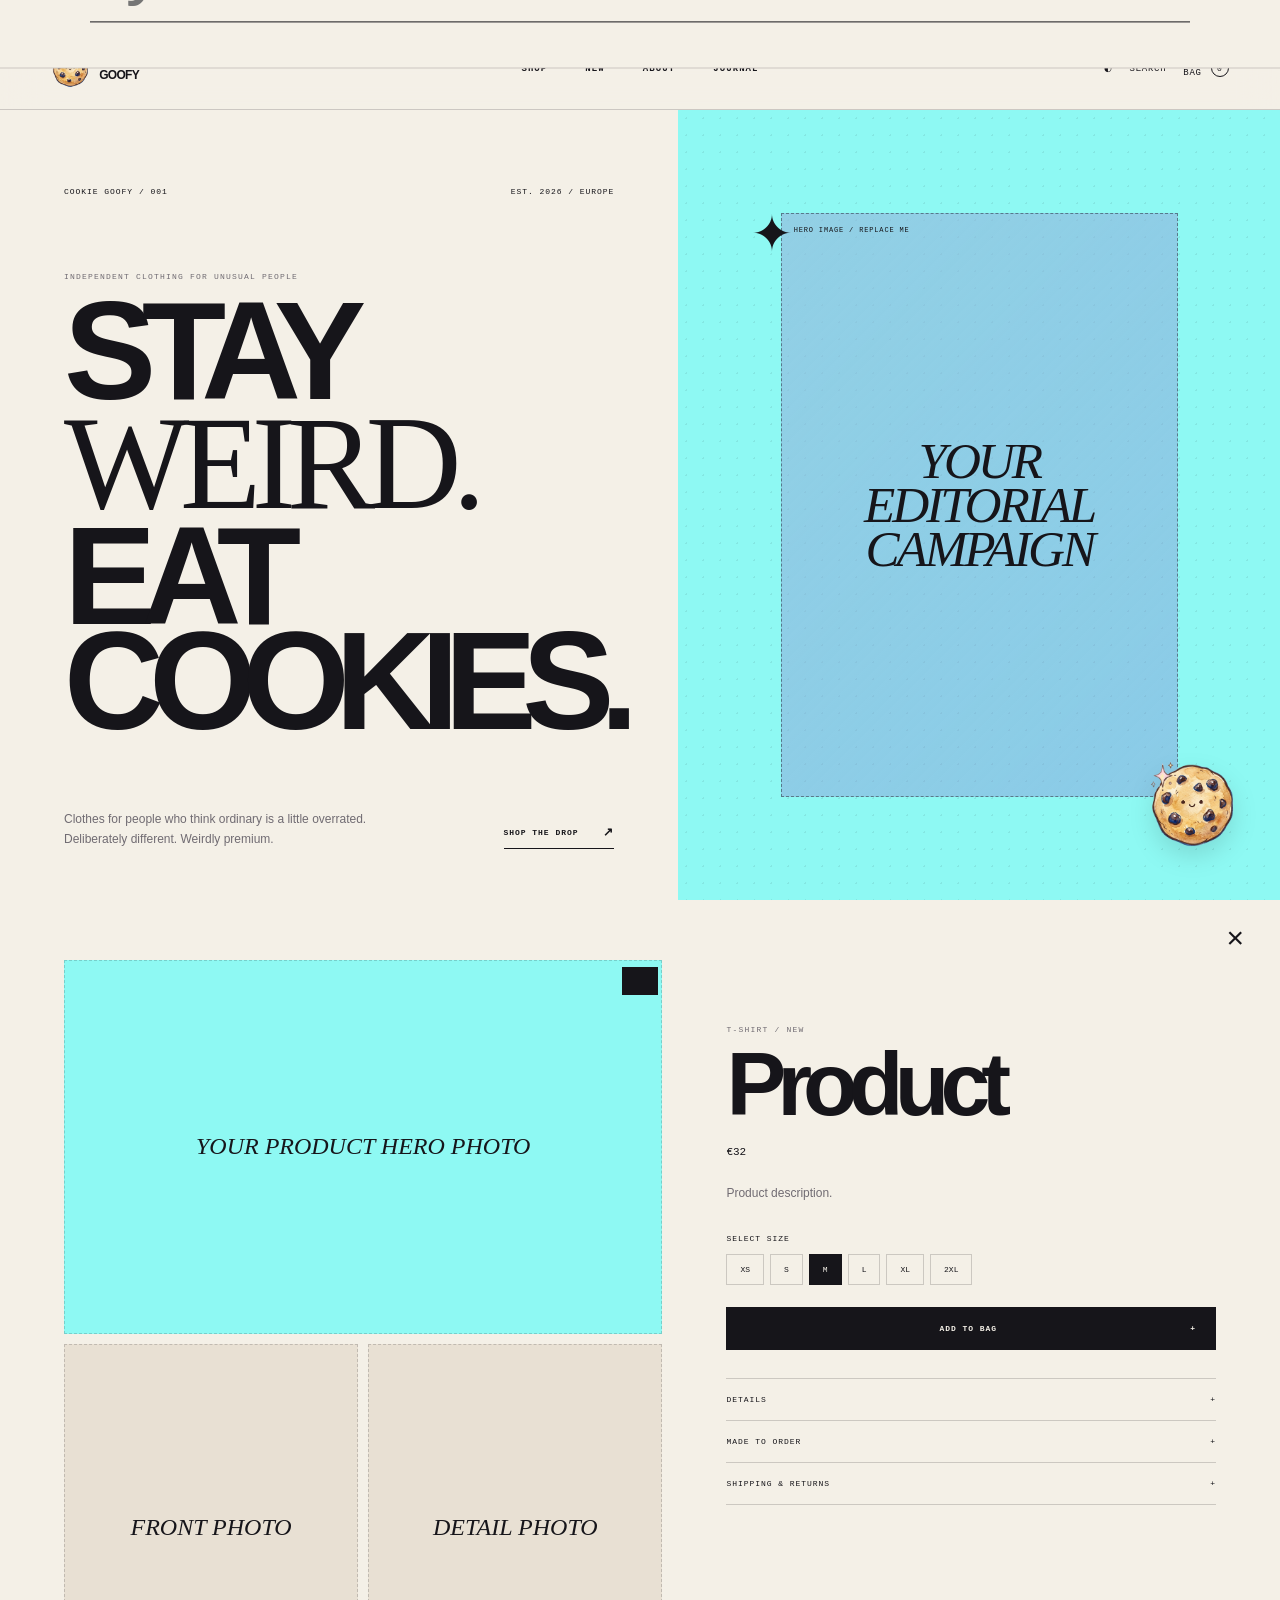
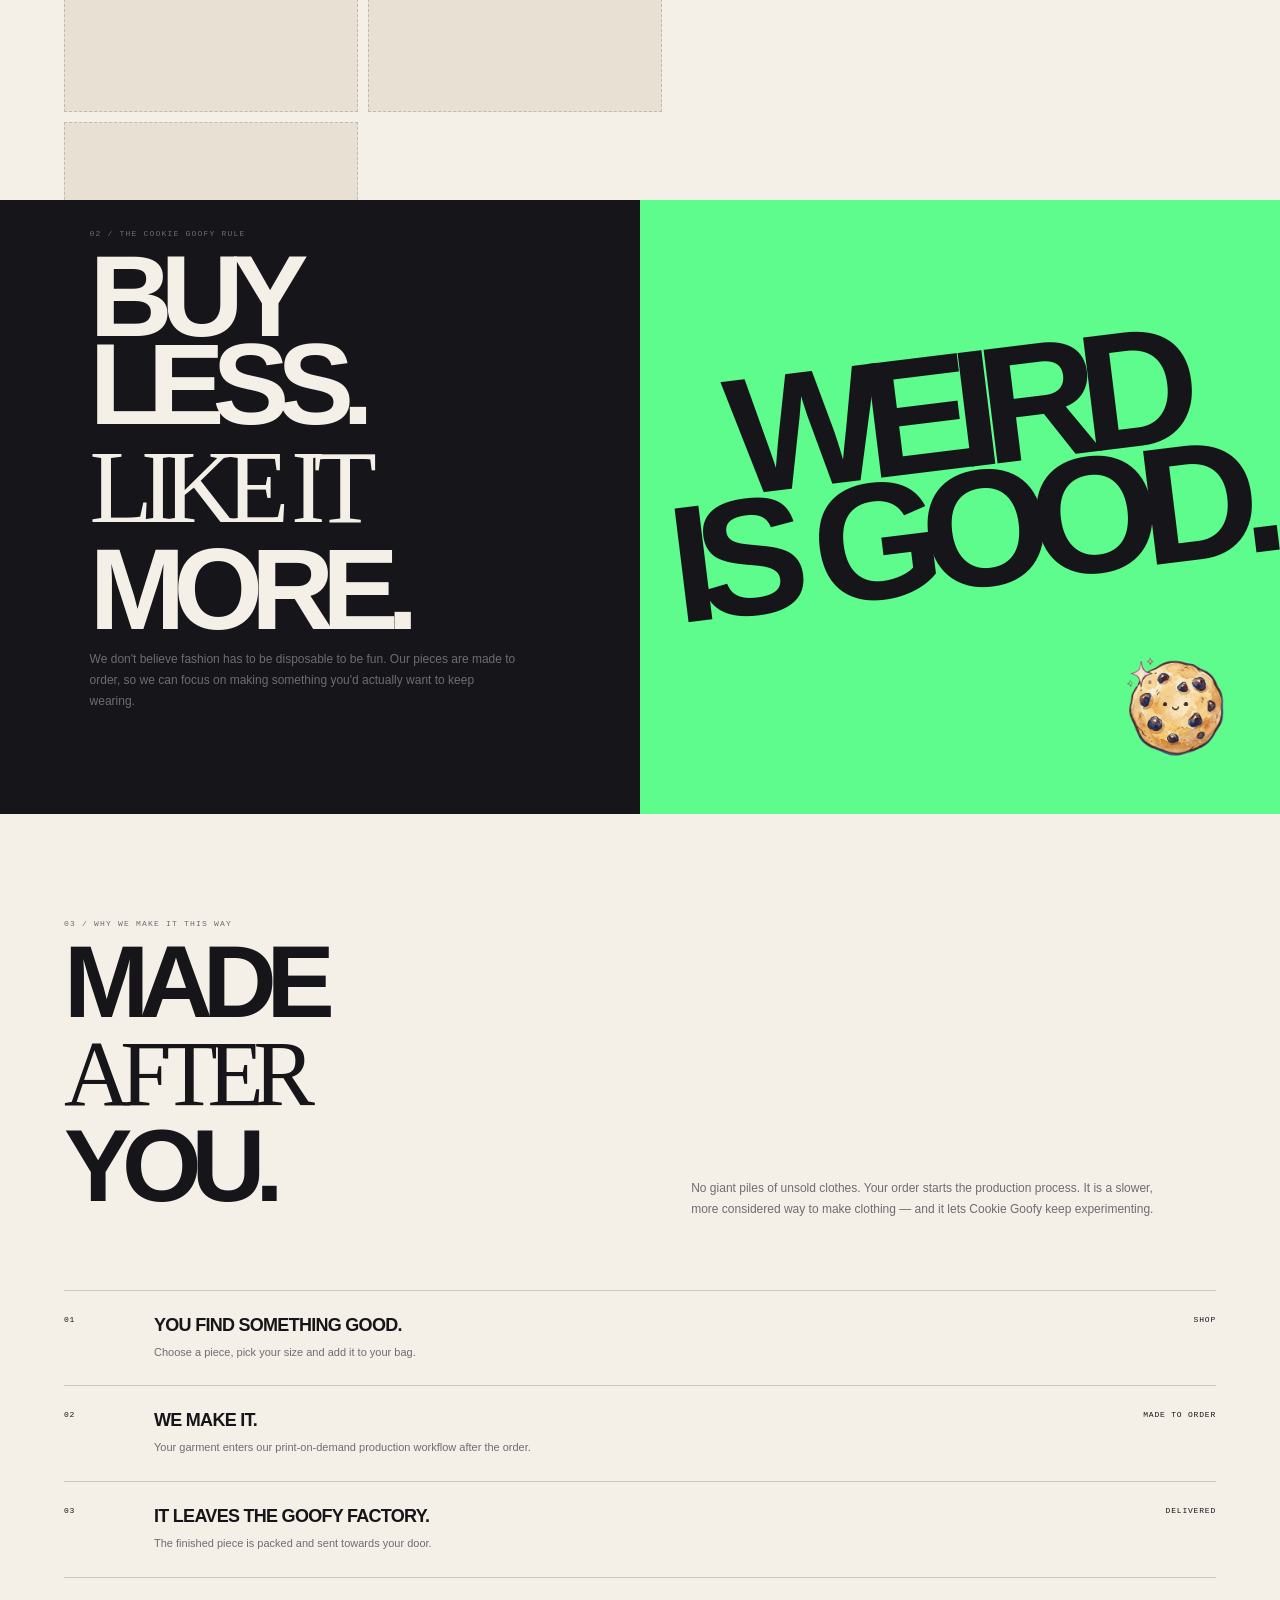
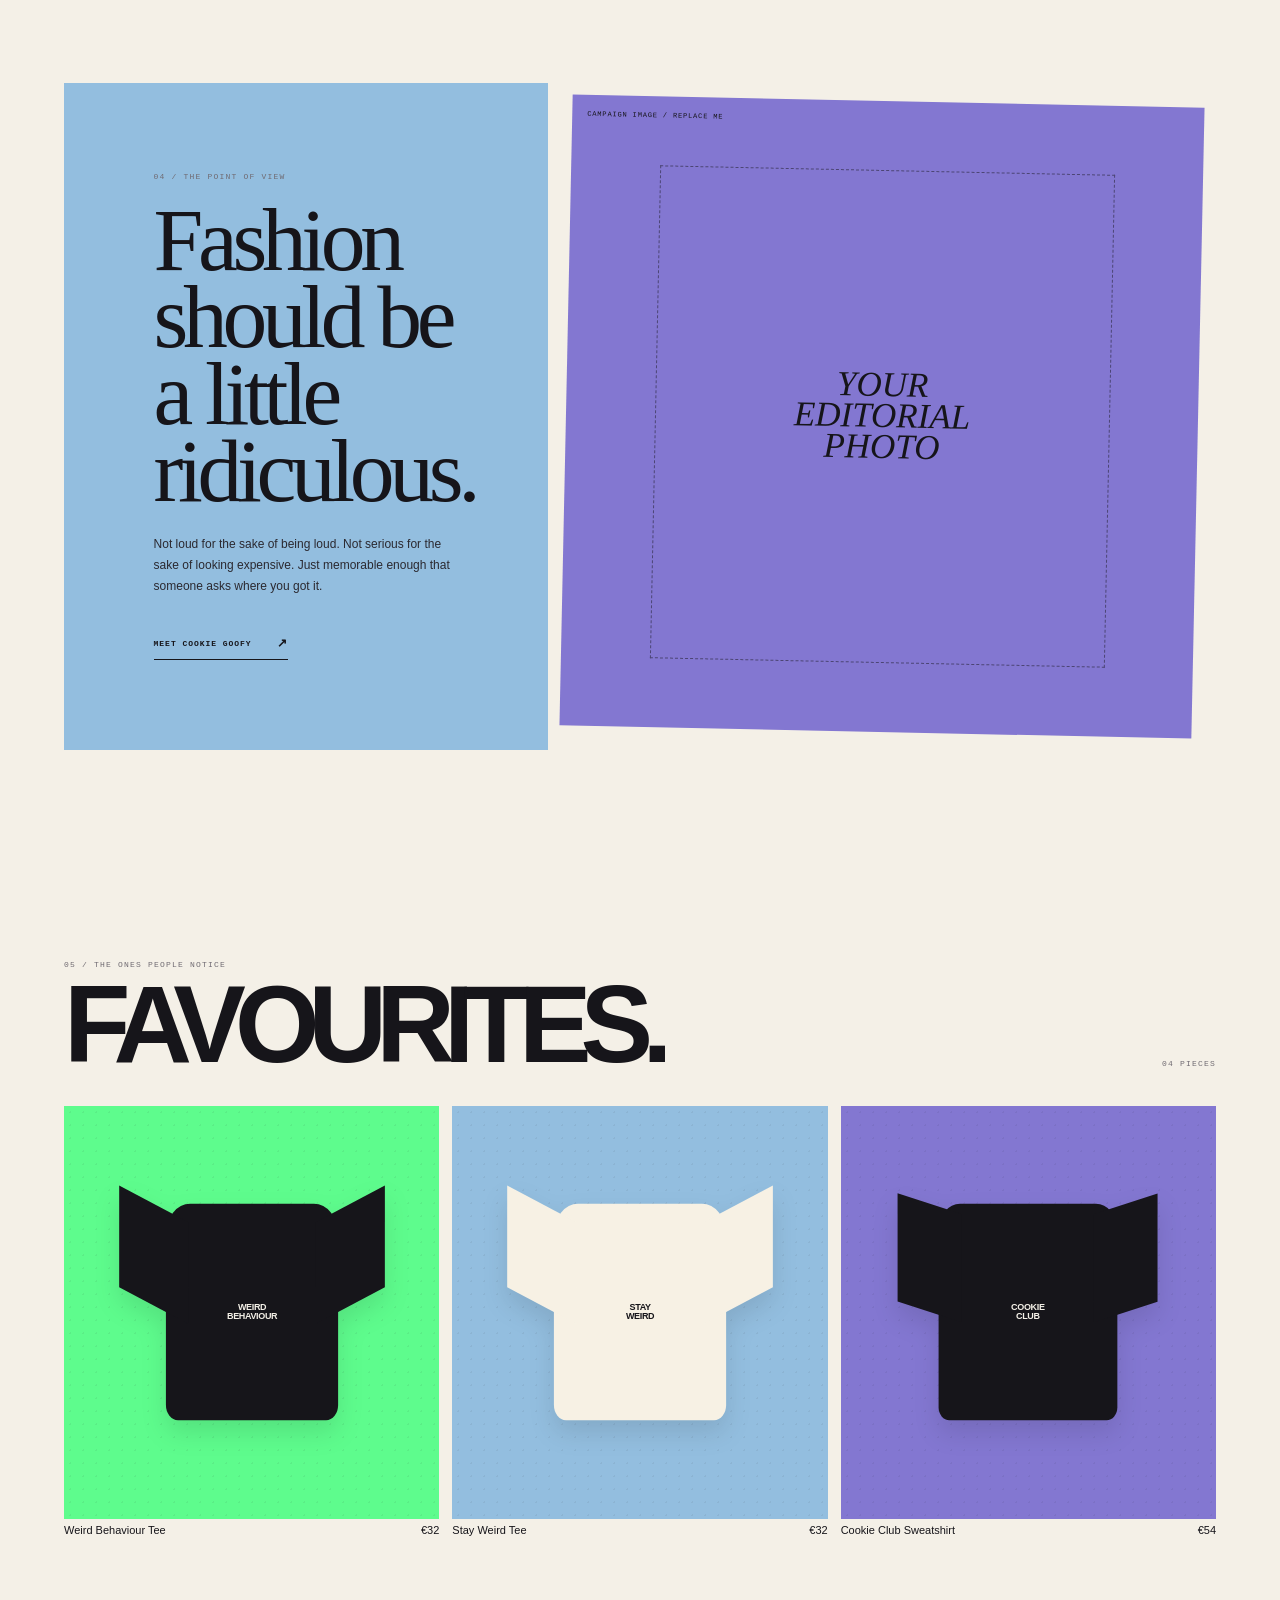
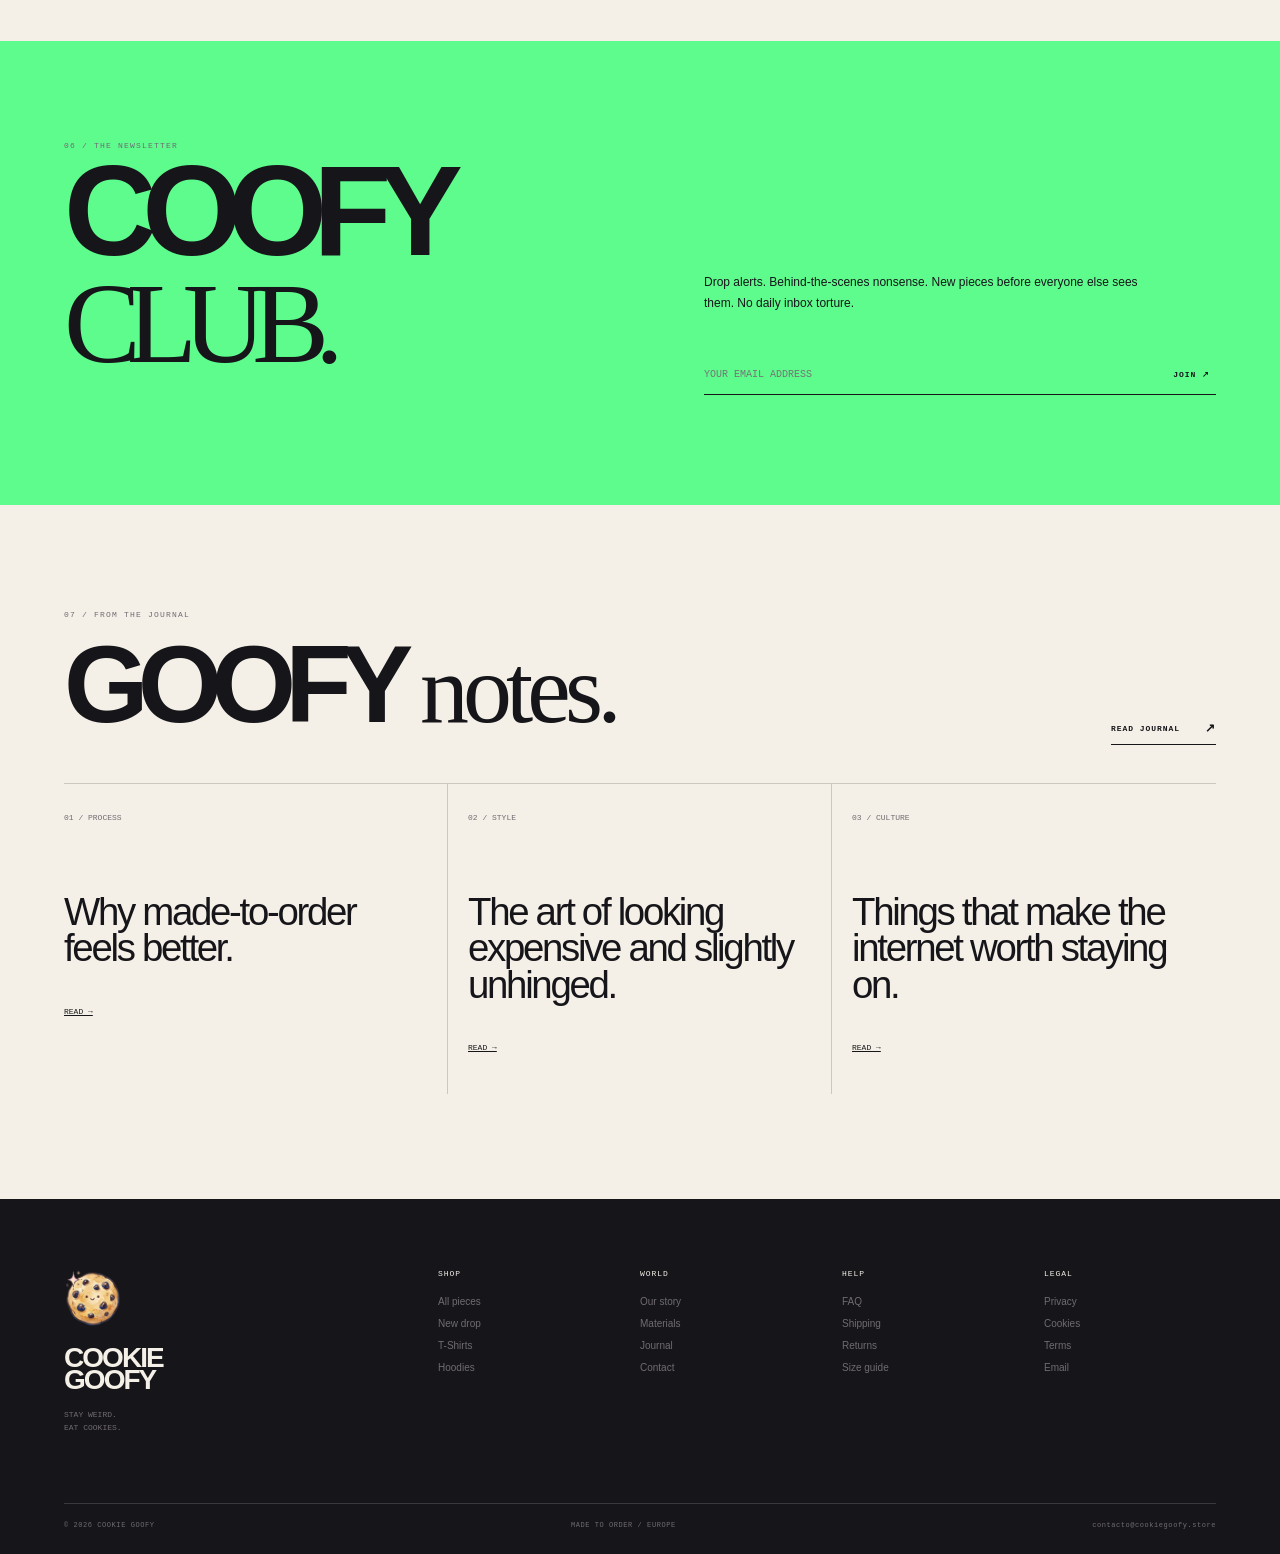
<file: index.html>
<!doctype html>
<html lang="pt-PT">
<head>
  <meta charset="utf-8">
  <meta name="viewport" content="width=device-width, initial-scale=1">
  <title>Cookie Goofy — Stay Weird. Eat Cookies.</title>
  <meta name="description" content="Cookie Goofy — weirdly premium clothing for unusual people.">
  <link rel="icon" href="assets/cookie-goofy-logo.png">
  <link rel="stylesheet" href="styles.css">
</head>
<body>
  <div class="announcement">STAY WEIRD. EAT COOKIES. <span>✦</span> MADE TO ORDER <span>✦</span> WEIRDLY PREMIUM <span>✦</span> FREE SHIPPING OVER €75 <span>✦</span></div>

  <header class="header">
    <button class="mobile-toggle" aria-label="Abrir menu"><span></span><span></span></button>
    <a href="#top" class="logo-lockup">
      <img src="assets/cookie-goofy-logo.png" alt="Cookie Goofy">
      <span>COOKIE<br>GOOFY</span>
    </a>

    <nav class="nav">
      <a href="#shop">SHOP</a>
      <a href="#new">NEW</a>
      <a href="#about">ABOUT</a>
      <a href="#journal">JOURNAL</a>
    </nav>

    <div class="actions">
      <button id="themeToggle" aria-label="Alternar modo claro/escuro">◐</button>
      <button id="searchToggle">SEARCH</button>
      <button id="bagToggle">BAG <sup id="bagCount">0</sup></button>
    </div>
  </header>

  <div class="mobile-nav">
    <a href="#shop">SHOP EVERYTHING</a>
    <a href="#new">NEW DROP</a>
    <a href="#about">ABOUT COOKIE GOOFY</a>
    <a href="#materials">MATERIALS</a>
    <a href="#journal">JOURNAL</a>
    <a href="#faq">FAQ</a>
  </div>

  <section class="search-panel" id="searchPanel">
    <div class="search-inner">
      <div class="eyebrow">WHAT ARE YOU LOOKING FOR?</div>
      <button id="searchClose">×</button>
      <input id="searchInput" type="search" placeholder="try “hoodie”, “cookie” or “weird”">
      <div id="searchResults"></div>
    </div>
  </section>

  <main id="top">
    <section class="hero">
      <div class="hero-copy">
        <div class="hero-meta"><span>COOKIE GOOFY / 001</span><span>EST. 2026 / EUROPE</span></div>

        <div class="hero-heading">
          <div class="eyebrow">INDEPENDENT CLOTHING FOR UNUSUAL PEOPLE</div>
          <h1>STAY<br><em>WEIRD.</em><br>EAT<br>COOKIES.</h1>
        </div>

        <div class="hero-foot">
          <p>Clothes for people who think ordinary is a little overrated. Deliberately different. Weirdly premium.</p>
          <a class="arrow-link" href="#shop">SHOP THE DROP <b>↗</b></a>
        </div>
      </div>

      <div class="hero-image">
        <div class="image-placeholder">
          <span>YOUR<br>EDITORIAL<br>CAMPAIGN</span>
          <small>HERO IMAGE / REPLACE ME</small>
        </div>
        <div class="hero-star">✦</div>
        <div class="hero-cookie"><img src="assets/cookie-goofy-logo.png" alt=""></div>
      </div>
    </section>

    <div class="question-bar">
      <strong>QUE RAIO É ISTO?</strong>
      <span>GOOD QUESTION. <i>SCROLL DOWN.</i> YOU MIGHT FIND SOMETHING YOU WANT. <b>✦</b></span>
    </div>

    <section class="section products-section" id="new">
      <div class="section-heading">
        <div>
          <div class="eyebrow">01 / THE DROP</div>
          <h2>NEW <em>things.</em></h2>
        </div>
        <a class="arrow-link" href="#shop">VIEW ALL <b>↗</b></a>
      </div>

      <div class="product-grid">
        <a class="product-card" href="#product-1">
          <div class="product-image p-green">
            <span class="tag">NEW</span>
            <div class="garment tee dark"><b>WEIRD<br>BEHAVIOUR</b></div>
          </div>
          <div class="product-info"><span>Weird Behaviour Tee</span><strong>€32</strong><small>T-SHIRT / MADE TO ORDER</small></div>
        </a>
        <a class="product-card" href="#product-2">
          <div class="product-image p-blue">
            <span class="tag">CORE</span>
            <div class="garment tee cream"><b>STAY<br>WEIRD</b></div>
          </div>
          <div class="product-info"><span>Stay Weird Tee</span><strong>€32</strong><small>T-SHIRT / MADE TO ORDER</small></div>
        </a>
        <a class="product-card" href="#product-3">
          <div class="product-image p-purple">
            <span class="tag">NEW</span>
            <div class="garment sweatshirt dark"><b>COOKIE<br>CLUB</b></div>
          </div>
          <div class="product-info"><span>Cookie Club Sweatshirt</span><strong>€54</strong><small>SWEATSHIRT / MADE TO ORDER</small></div>
        </a>
        <a class="product-card" href="#product-4">
          <div class="product-image p-aqua">
            <span class="tag">LIMITED</span>
            <div class="garment hoodie cream"><b>GOOFY<br>.EXE</b></div>
          </div>
          <div class="product-info"><span>Goofy Internet Hoodie</span><strong>€69</strong><small>HOODIE / MADE TO ORDER</small></div>
        </a>
      </div>
    </section>

    <section class="manifesto" id="about">
      <div class="manifesto-copy">
        <div>
          <div class="eyebrow">02 / THE COOKIE GOOFY RULE</div>
          <h2>BUY LESS.<br><em>LIKE IT</em><br>MORE.</h2>
        </div>
        <p>We don't believe fashion has to be disposable to be fun. Our pieces are made to order, so we can focus on making something you'd actually want to keep wearing.</p>
      </div>
      <div class="manifesto-art">
        <div class="manifesto-type">WEIRD<br>IS GOOD.</div>
        <img src="assets/cookie-goofy-logo.png" alt="" class="manifesto-cookie">
      </div>
    </section>

    <section class="section process" id="materials">
      <div class="process-intro">
        <div>
          <div class="eyebrow">03 / WHY WE MAKE IT THIS WAY</div>
          <h2>MADE<br><em>AFTER</em><br>YOU.</h2>
        </div>
        <p>No giant piles of unsold clothes. Your order starts the production process. It is a slower, more considered way to make clothing — and it lets Cookie Goofy keep experimenting.</p>
      </div>

      <div class="steps">
        <div class="step"><span>01</span><div><h3>YOU FIND SOMETHING GOOD.</h3><p>Choose a piece, pick your size and add it to your bag.</p></div><b>SHOP</b></div>
        <div class="step"><span>02</span><div><h3>WE MAKE IT.</h3><p>Your garment enters our print-on-demand production workflow after the order.</p></div><b>MADE TO ORDER</b></div>
        <div class="step"><span>03</span><div><h3>IT LEAVES THE GOOFY FACTORY.</h3><p>The finished piece is packed and sent towards your door.</p></div><b>DELIVERED</b></div>
      </div>
    </section>

    <section class="editorial">
      <div class="editorial-copy">
        <div class="eyebrow">04 / THE POINT OF VIEW</div>
        <h2>Fashion should be a little ridiculous.</h2>
        <p>Not loud for the sake of being loud. Not serious for the sake of looking expensive. Just memorable enough that someone asks where you got it.</p>
        <a class="arrow-link" href="#about">MEET COOKIE GOOFY <b>↗</b></a>
      </div>
      <div class="editorial-image">
        <div>YOUR<br>EDITORIAL<br>PHOTO</div>
        <small>CAMPAIGN IMAGE / REPLACE ME</small>
      </div>
    </section>

    <section class="section favourites" id="shop">
      <div class="section-heading">
        <div>
          <div class="eyebrow">05 / THE ONES PEOPLE NOTICE</div>
          <h2>FAVOURITES.</h2>
        </div>
        <span class="eyebrow">04 PIECES</span>
      </div>
      <div class="mini-grid">
        <a class="mini-card" href="#product-1"><div class="mini-photo p-green"><div class="garment tee dark"><b>WEIRD<br>BEHAVIOUR</b></div></div><span>Weird Behaviour Tee</span><strong>€32</strong></a>
        <a class="mini-card" href="#product-2"><div class="mini-photo p-blue"><div class="garment tee cream"><b>STAY<br>WEIRD</b></div></div><span>Stay Weird Tee</span><strong>€32</strong></a>
        <a class="mini-card" href="#product-3"><div class="mini-photo p-purple"><div class="garment sweatshirt dark"><b>COOKIE<br>CLUB</b></div></div><span>Cookie Club Sweatshirt</span><strong>€54</strong></a>
      </div>
    </section>

    <section class="club" id="club">
      <div>
        <div class="eyebrow">06 / THE NEWSLETTER</div>
        <h2>COOFY<br><em>CLUB.</em></h2>
      </div>
      <div class="club-copy">
        <p>Drop alerts. Behind-the-scenes nonsense. New pieces before everyone else sees them. No daily inbox torture.</p>
        <form id="clubForm">
          <input type="email" required placeholder="YOUR EMAIL ADDRESS">
          <button>JOIN <b>↗</b></button>
        </form>
        <small id="clubMessage"></small>
      </div>
    </section>

    <section class="section journal" id="journal">
      <div class="section-heading">
        <div>
          <div class="eyebrow">07 / FROM THE JOURNAL</div>
          <h2>GOOFY <em>notes.</em></h2>
        </div>
        <span class="arrow-link">READ JOURNAL <b>↗</b></span>
      </div>
      <div class="journal-grid">
        <article><small>01 / PROCESS</small><h3>Why made-to-order feels better.</h3><a href="#journal">READ →</a></article>
        <article><small>02 / STYLE</small><h3>The art of looking expensive and slightly unhinged.</h3><a href="#journal">READ →</a></article>
        <article><small>03 / CULTURE</small><h3>Things that make the internet worth staying on.</h3><a href="#journal">READ →</a></article>
      </div>
    </section>
  </main>

  <section class="product-modal" id="productModal" aria-hidden="true">
    <div class="modal-inner">
      <button class="modal-close" id="modalClose">×</button>
      <div class="modal-gallery">
        <div class="product-photo hero-photo">YOUR PRODUCT HERO PHOTO</div>
        <div class="product-photo">FRONT PHOTO</div>
        <div class="product-photo">DETAIL PHOTO</div>
        <div class="product-photo">BACK PHOTO</div>
      </div>
      <div class="product-detail">
        <div class="eyebrow" id="modalCategory">T-SHIRT / NEW</div>
        <h2 id="modalTitle">Product</h2>
        <div class="modal-price" id="modalPrice">€32</div>
        <p id="modalDescription">Product description.</p>
        <div class="label">SELECT SIZE</div>
        <div class="sizes">
          <button>XS</button><button>S</button><button class="selected">M</button><button>L</button><button>XL</button><button>2XL</button>
        </div>
        <button class="add-button" id="modalAdd">ADD TO BAG <b>+</b></button>
        <div class="details-list">
          <button>DETAILS <span>+</span></button>
          <div>Designed for an editorial silhouette with everyday wearability. Final composition and measurements will be shown for each garment before launch.</div>
          <button>MADE TO ORDER <span>+</span></button>
          <div>Your piece is produced after purchase, helping avoid unnecessary inventory.</div>
          <button>SHIPPING & RETURNS <span>+</span></button>
          <div>Final delivery and returns information will be published before payments go live.</div>
        </div>
      </div>
    </div>
  </section>

  <aside class="cart" id="cart">
    <div class="cart-header"><span>YOUR BAG</span><button id="cartClose">×</button></div>
    <div id="cartItems"></div>
    <div class="cart-footer">
      <div><span>SUBTOTAL</span><strong id="cartTotal">€0.00</strong></div>
      <button class="add-button" id="checkout">CHECKOUT <b>↗</b></button>
      <button class="continue" id="continueShopping">CONTINUE SHOPPING</button>
    </div>
  </aside>

  <div class="overlay" id="overlay"></div>
  <div class="toast" id="toast"></div>

  <footer>
    <div class="footer-brand">
      <img src="assets/cookie-goofy-logo.png" alt="">
      <h2>COOKIE<br>GOOFY</h2>
      <p>STAY WEIRD.<br>EAT COOKIES.</p>
    </div>
    <div class="footer-column"><b>SHOP</b><a href="#shop">All pieces</a><a href="#new">New drop</a><a href="#shop">T-Shirts</a><a href="#shop">Hoodies</a></div>
    <div class="footer-column"><b>WORLD</b><a href="#about">Our story</a><a href="#materials">Materials</a><a href="#journal">Journal</a><a href="mailto:contacto@cookiegoofy.store">Contact</a></div>
    <div class="footer-column"><b>HELP</b><a href="#faq">FAQ</a><a href="#shipping">Shipping</a><a href="#returns">Returns</a><a href="#size-guide">Size guide</a></div>
    <div class="footer-column"><b>LEGAL</b><a href="#privacy">Privacy</a><a href="#cookies">Cookies</a><a href="#terms">Terms</a><a href="mailto:contacto@cookiegoofy.store">Email</a></div>
    <div class="footer-bottom"><span>© 2026 COOKIE GOOFY</span><span>MADE TO ORDER / EUROPE</span><span>contacto@cookiegoofy.store</span></div>
  </footer>

  <div class="custom-cursor"><img src="assets/cookie-goofy-logo.png" alt=""></div>
  <script src="app.js"></script>
</body>
</html>
</file>
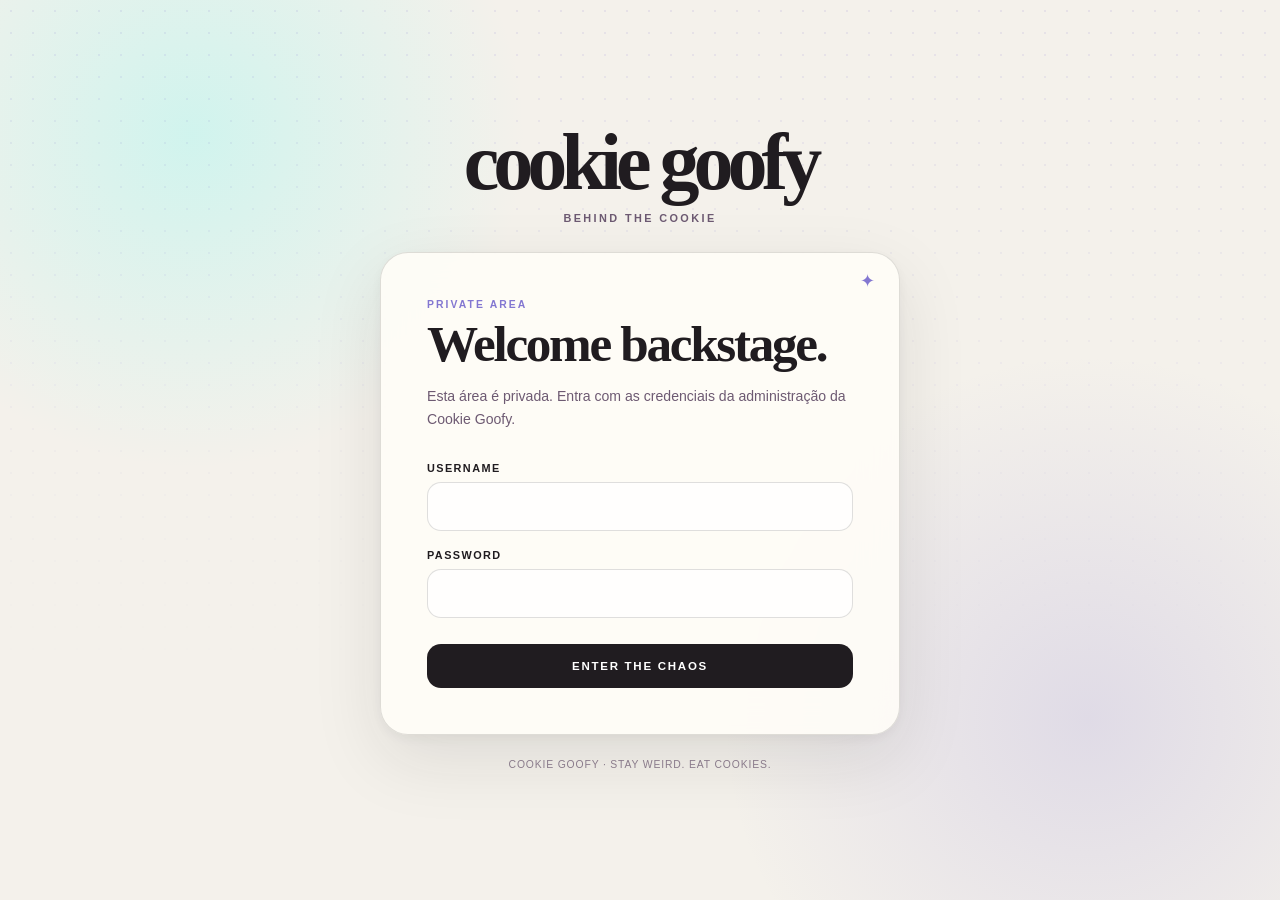
<file: behind-the-cookie/index.html>
<!DOCTYPE html>
<html lang="pt-PT">
<head>
  <meta charset="UTF-8">
  <meta name="viewport" content="width=device-width, initial-scale=1.0">

  <title>Behind the Cookie — Cookie Goofy</title>

  <style>
    :root {
      --bg: #f4f1eb;
      --surface: #fffdf8;
      --text: #201c20;
      --muted: #6d5a72;
      --green: #5efc8d;
      --mint: #8ef9f3;
      --blue: #93bedf;
      --purple: #8377d1;
      --border: rgba(32, 28, 32, 0.14);
    }

    * {
      box-sizing: border-box;
    }

    html,
    body {
      margin: 0;
      min-height: 100%;
    }

    body {
      min-height: 100vh;
      background:
        radial-gradient(
          circle at 15% 15%,
          rgba(142, 249, 243, 0.35),
          transparent 25%
        ),
        radial-gradient(
          circle at 85% 80%,
          rgba(131, 119, 209, 0.18),
          transparent 28%
        ),
        var(--bg);
      color: var(--text);
      font-family: Georgia, "Times New Roman", serif;
      display: flex;
      align-items: center;
      justify-content: center;
      padding: 24px;
      overflow-x: hidden;
    }

    body::before {
      content: "";
      position: fixed;
      inset: 0;
      pointer-events: none;
      opacity: 0.12;
      background-image:
        radial-gradient(
          circle,
          var(--purple) 1px,
          transparent 1px
        );
      background-size: 22px 22px;
      mask-image: linear-gradient(
        to bottom,
        black,
        transparent 75%
      );
    }

    .shell {
      width: min(100%, 520px);
      position: relative;
      z-index: 1;
    }

    .brand {
      text-align: center;
      margin-bottom: 28px;
    }

    .brand-name {
      font-family:
        "Times New Roman",
        Georgia,
        serif;
      font-size: clamp(2.8rem, 10vw, 5rem);
      font-weight: 700;
      letter-spacing: -0.075em;
      line-height: 0.8;
      margin: 0;
    }

    .brand-subtitle {
      margin-top: 18px;
      font-family:
        Arial,
        Helvetica,
        sans-serif;
      font-size: 0.68rem;
      font-weight: 700;
      letter-spacing: 0.22em;
      text-transform: uppercase;
      color: var(--muted);
    }

    .card {
      position: relative;
      background: rgba(255, 253, 248, 0.88);
      backdrop-filter: blur(18px);
      -webkit-backdrop-filter: blur(18px);
      border: 1px solid var(--border);
      border-radius: 28px;
      padding: clamp(28px, 7vw, 46px);
      box-shadow:
        0 24px 70px rgba(32, 28, 32, 0.10),
        0 4px 14px rgba(32, 28, 32, 0.05);
    }

    .card::before {
      content: "✦";
      position: absolute;
      top: 18px;
      right: 24px;
      font-family: Arial, sans-serif;
      font-size: 1.1rem;
      color: var(--purple);
      animation: float 4s ease-in-out infinite;
    }

    .eyebrow {
      font-family:
        Arial,
        Helvetica,
        sans-serif;
      font-size: 0.65rem;
      font-weight: 800;
      letter-spacing: 0.2em;
      text-transform: uppercase;
      color: var(--purple);
      margin-bottom: 10px;
    }

    h1 {
      margin: 0;
      font-size: clamp(2rem, 7vw, 3.2rem);
      line-height: 0.95;
      letter-spacing: -0.045em;
    }

    .intro {
      margin: 16px 0 30px;
      color: var(--muted);
      font-family:
        Arial,
        Helvetica,
        sans-serif;
      font-size: 0.88rem;
      line-height: 1.65;
    }

    .field {
      margin-bottom: 18px;
    }

    label {
      display: block;
      margin-bottom: 8px;
      font-family:
        Arial,
        Helvetica,
        sans-serif;
      font-size: 0.68rem;
      font-weight: 800;
      letter-spacing: 0.13em;
      text-transform: uppercase;
    }

    input {
      width: 100%;
      border: 1px solid var(--border);
      border-radius: 14px;
      padding: 15px 16px;
      background: rgba(255, 255, 255, 0.72);
      color: var(--text);
      font-family:
        Arial,
        Helvetica,
        sans-serif;
      font-size: 0.95rem;
      outline: none;
      transition:
        border-color 180ms ease,
        box-shadow 180ms ease,
        transform 180ms ease;
    }

    input:hover {
      border-color: rgba(131, 119, 209, 0.45);
    }

    input:focus {
      border-color: var(--purple);
      box-shadow:
        0 0 0 4px rgba(131, 119, 209, 0.12);
      transform: translateY(-1px);
    }

    button {
      width: 100%;
      border: 0;
      border-radius: 14px;
      padding: 16px 20px;
      margin-top: 8px;
      background: var(--text);
      color: white;
      font-family:
        Arial,
        Helvetica,
        sans-serif;
      font-size: 0.72rem;
      font-weight: 800;
      letter-spacing: 0.15em;
      text-transform: uppercase;
      cursor: pointer;
      transition:
        transform 180ms ease,
        box-shadow 180ms ease,
        background 180ms ease;
    }

    button:hover {
      transform: translateY(-2px);
      background: var(--purple);
      box-shadow:
        0 12px 30px rgba(131, 119, 209, 0.25);
    }

    button:active {
      transform: translateY(0);
    }

    button:disabled {
      opacity: 0.6;
      cursor: wait;
      transform: none;
    }

    .error {
      display: none;
      margin-top: 16px;
      padding: 12px 14px;
      border-radius: 12px;
      background: rgba(255, 95, 95, 0.09);
      border: 1px solid rgba(255, 95, 95, 0.2);
      color: #8d3434;
      font-family:
        Arial,
        Helvetica,
        sans-serif;
      font-size: 0.78rem;
      line-height: 1.45;
    }

    .error.visible {
      display: block;
    }

    .footer {
      margin-top: 24px;
      text-align: center;
      font-family:
        Arial,
        Helvetica,
        sans-serif;
      font-size: 0.65rem;
      letter-spacing: 0.08em;
      text-transform: uppercase;
      color: rgba(109, 90, 114, 0.75);
    }

    .footer a {
      color: inherit;
      text-decoration: none;
      border-bottom: 1px solid currentColor;
    }

    @keyframes float {
      0%,
      100% {
        transform: translateY(0) rotate(0deg);
      }

      50% {
        transform: translateY(-5px) rotate(8deg);
      }
    }

    @media (prefers-reduced-motion: reduce) {
      *,
      *::before,
      *::after {
        animation-duration: 0.01ms !important;
        transition-duration: 0.01ms !important;
      }
    }
  </style>
</head>

<body>

  <main class="shell">

    <header class="brand">
      <h2 class="brand-name">cookie goofy</h2>

      <div class="brand-subtitle">
        Behind the Cookie
      </div>
    </header>

    <section class="card">

      <div class="eyebrow">
        Private area
      </div>

      <h1>
        Welcome backstage.
      </h1>

      <p class="intro">
        Esta área é privada. Entra com as credenciais
        da administração da Cookie Goofy.
      </p>

      <form id="loginForm">

        <div class="field">
          <label for="username">
            Username
          </label>

          <input
            id="username"
            name="username"
            type="text"
            autocomplete="username"
            required
          >
        </div>

        <div class="field">
          <label for="password">
            Password
          </label>

          <input
            id="password"
            name="password"
            type="password"
            autocomplete="current-password"
            required
          >
        </div>

        <button
          id="loginButton"
          type="submit"
        >
          Enter the chaos
        </button>

      </form>

      <div
        id="errorMessage"
        class="error"
        role="alert"
      ></div>

    </section>

    <footer class="footer">
      Cookie Goofy · Stay Weird. Eat Cookies.
    </footer>

  </main>

  <script>
    const API_URL =
      "https://cookie-goofy-api.dricadonut.workers.dev";

    const form =
      document.getElementById("loginForm");

    const usernameInput =
      document.getElementById("username");

    const passwordInput =
      document.getElementById("password");

    const loginButton =
      document.getElementById("loginButton");

    const errorMessage =
      document.getElementById("errorMessage");

    function showError(message) {
      errorMessage.textContent = message;
      errorMessage.classList.add("visible");
    }

    function hideError() {
      errorMessage.textContent = "";
      errorMessage.classList.remove("visible");
    }

    async function checkExistingSession() {
      try {
        const response = await fetch(
          `${API_URL}/api/auth-check`,
          {
            method: "GET",
            credentials: "include"
          }
        );

        if (response.ok) {
          const data = await response.json();

          if (data.authenticated) {
            window.location.href =
              "./dashboard.html";
          }
        }
      } catch {
        // Não interromper o carregamento da página.
      }
    }

    form.addEventListener(
      "submit",
      async event => {

        event.preventDefault();

        hideError();

        const username =
          usernameInput.value.trim();

        const password =
          passwordInput.value;

        if (!username || !password) {
          showError(
            "Preenche os dois campos para continuar."
          );

          return;
        }

        loginButton.disabled = true;
        loginButton.textContent = "A entrar...";

        try {

          const response = await fetch(
            `${API_URL}/api/login`,
            {
              method: "POST",
              credentials: "include",
              headers: {
                "Content-Type":
                  "application/json"
              },
              body: JSON.stringify({
                username,
                password
              })
            }
          );

          const data =
            await response.json();

          if (!response.ok) {
            showError(
              data.error ||
              "Não foi possível iniciar sessão."
            );

            return;
          }

          window.location.href =
            "./dashboard.html";

        } catch (error) {

          showError(
            "Não foi possível contactar o servidor. Tenta novamente."
          );

        } finally {

          loginButton.disabled = false;
          loginButton.textContent =
            "Enter the chaos";
        }
      }
    );

    checkExistingSession();
  </script>

</body>
</html>
</file>
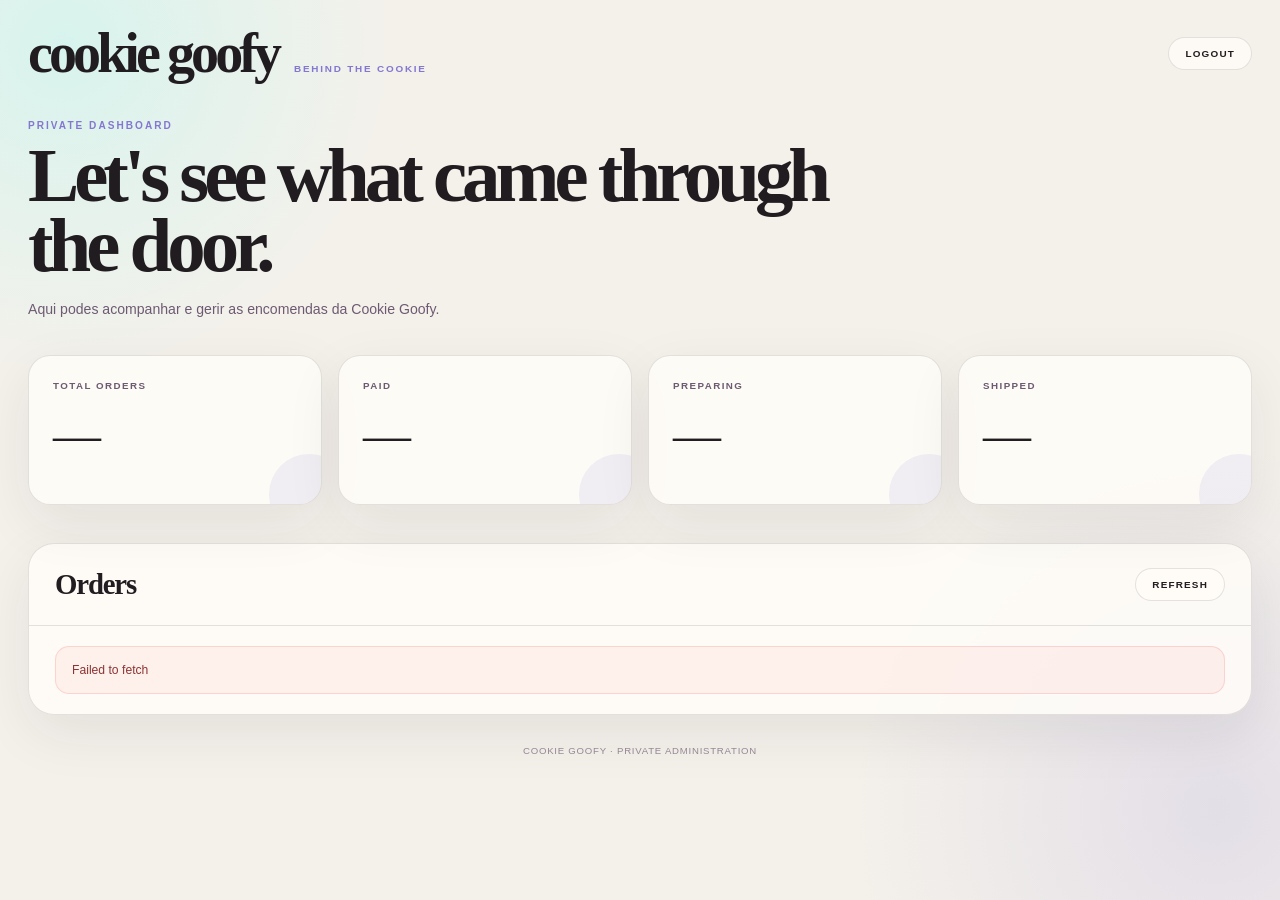
<file: behind-the-cookie/dashboard.html>
<!DOCTYPE html>
<html lang="pt-PT">
<head>
  <meta charset="UTF-8">
  <meta name="viewport" content="width=device-width, initial-scale=1.0">

  <title>Dashboard — Cookie Goofy</title>

  <style>
    :root {
      --bg: #f4f1eb;
      --surface: #fffdf8;
      --surface-2: #f8f5ef;
      --text: #201c20;
      --muted: #6d5a72;
      --purple: #8377d1;
      --green: #5efc8d;
      --mint: #8ef9f3;
      --yellow: #f6df70;
      --red: #ff7777;
      --border: rgba(32, 28, 32, 0.12);
      --shadow: 0 18px 55px rgba(32, 28, 32, 0.08);
    }

    * {
      box-sizing: border-box;
    }

    body {
      margin: 0;
      min-height: 100vh;
      background:
        radial-gradient(
          circle at 5% 5%,
          rgba(142, 249, 243, 0.28),
          transparent 22%
        ),
        radial-gradient(
          circle at 95% 90%,
          rgba(131, 119, 209, 0.15),
          transparent 25%
        ),
        var(--bg);
      color: var(--text);
      font-family: Georgia, "Times New Roman", serif;
    }

    button,
    input,
    select {
      font: inherit;
    }

    .app {
      width: min(1400px, 100%);
      margin: 0 auto;
      padding: 28px;
    }

    .topbar {
      display: flex;
      align-items: center;
      justify-content: space-between;
      gap: 24px;
      margin-bottom: 42px;
    }

    .brand {
      display: flex;
      align-items: baseline;
      gap: 16px;
    }

    .brand-name {
      margin: 0;
      font-size: clamp(2rem, 5vw, 3.5rem);
      letter-spacing: -0.07em;
      line-height: 0.9;
    }

    .brand-label {
      font-family: Arial, Helvetica, sans-serif;
      font-size: 0.62rem;
      font-weight: 800;
      letter-spacing: 0.18em;
      text-transform: uppercase;
      color: var(--purple);
    }

    .logout-button,
    .refresh-button,
    .edit-button,
    .cancel-button,
    .save-button {
      border: 1px solid var(--border);
      border-radius: 999px;
      padding: 10px 16px;
      font-family: Arial, Helvetica, sans-serif;
      font-size: 0.62rem;
      font-weight: 800;
      letter-spacing: 0.12em;
      text-transform: uppercase;
      cursor: pointer;
      transition:
        transform 180ms ease,
        background 180ms ease,
        opacity 180ms ease;
    }

    .logout-button,
    .refresh-button,
    .cancel-button {
      background: rgba(255, 253, 248, 0.8);
      color: var(--text);
    }

    .edit-button {
      background: rgba(131, 119, 209, 0.10);
      color: var(--purple);
    }

    .save-button {
      background: var(--purple);
      color: white;
      border-color: var(--purple);
    }

    button:hover:not(:disabled) {
      transform: translateY(-2px);
    }

    button:disabled {
      cursor: wait;
      opacity: 0.55;
    }

    .intro {
      margin-bottom: 34px;
    }

    .eyebrow {
      margin-bottom: 10px;
      font-family: Arial, Helvetica, sans-serif;
      font-size: 0.63rem;
      font-weight: 800;
      letter-spacing: 0.2em;
      text-transform: uppercase;
      color: var(--purple);
    }

    .intro h1 {
      margin: 0;
      font-size: clamp(2.5rem, 6vw, 5rem);
      line-height: 0.9;
      letter-spacing: -0.065em;
      max-width: 800px;
    }

    .intro p {
      max-width: 650px;
      margin: 18px 0 0;
      color: var(--muted);
      font-family: Arial, Helvetica, sans-serif;
      font-size: 0.88rem;
      line-height: 1.65;
    }

    .stats {
      display: grid;
      grid-template-columns:
        repeat(4, minmax(0, 1fr));
      gap: 16px;
      margin-bottom: 38px;
    }

    .stat {
      position: relative;
      min-height: 150px;
      padding: 24px;
      background: rgba(255, 253, 248, 0.82);
      border: 1px solid var(--border);
      border-radius: 22px;
      box-shadow: var(--shadow);
      overflow: hidden;
    }

    .stat::after {
      content: "";
      position: absolute;
      width: 80px;
      height: 80px;
      border-radius: 50%;
      right: -28px;
      bottom: -30px;
      background: rgba(131, 119, 209, 0.10);
    }

    .stat-label {
      font-family: Arial, Helvetica, sans-serif;
      font-size: 0.61rem;
      font-weight: 800;
      letter-spacing: 0.15em;
      text-transform: uppercase;
      color: var(--muted);
    }

    .stat-value {
      margin-top: 22px;
      font-size: 3rem;
      line-height: 0.9;
      letter-spacing: -0.06em;
    }

    .orders-section {
      background: rgba(255, 253, 248, 0.84);
      border: 1px solid var(--border);
      border-radius: 26px;
      box-shadow: var(--shadow);
      overflow: hidden;
    }

    .section-header {
      display: flex;
      align-items: center;
      justify-content: space-between;
      gap: 20px;
      padding: 24px 26px;
      border-bottom: 1px solid var(--border);
    }

    .section-title {
      margin: 0;
      font-size: 1.8rem;
      letter-spacing: -0.04em;
    }

    .table-wrap {
      width: 100%;
      overflow-x: auto;
    }

    table {
      width: 100%;
      border-collapse: collapse;
      min-width: 950px;
    }

    th {
      padding: 14px 20px;
      background: var(--surface-2);
      color: var(--muted);
      font-family: Arial, Helvetica, sans-serif;
      font-size: 0.58rem;
      font-weight: 800;
      letter-spacing: 0.13em;
      text-align: left;
      text-transform: uppercase;
    }

    td {
      padding: 18px 20px;
      border-top: 1px solid var(--border);
      font-family: Arial, Helvetica, sans-serif;
      font-size: 0.78rem;
      vertical-align: middle;
    }

    tbody tr:hover {
      background: rgba(131, 119, 209, 0.045);
    }

    .order-id {
      font-family: monospace;
      font-size: 0.7rem;
      color: var(--muted);
    }

    .customer-id {
      display: block;
      max-width: 180px;
      overflow: hidden;
      text-overflow: ellipsis;
      white-space: nowrap;
    }

    .status {
      display: inline-flex;
      align-items: center;
      gap: 7px;
      padding: 6px 10px;
      border-radius: 999px;
      background: rgba(131, 119, 209, 0.10);
      color: var(--purple);
      font-size: 0.58rem;
      font-weight: 800;
      letter-spacing: 0.08em;
      text-transform: uppercase;
    }

    .status::before {
      content: "";
      width: 6px;
      height: 6px;
      border-radius: 50%;
      background: currentColor;
    }

    .status.paid {
      background: rgba(94, 252, 141, 0.14);
      color: #23854b;
    }

    .status.pending {
      background: rgba(246, 223, 112, 0.24);
      color: #8b7415;
    }

    .status.shipped {
      background: rgba(142, 249, 243, 0.22);
      color: #267b77;
    }

    .status.cancelled {
      background: rgba(255, 119, 119, 0.13);
      color: #9b3d3d;
    }

    .empty,
    .loading {
      padding: 70px 24px;
      text-align: center;
    }

    .loading {
      color: var(--muted);
      font-family: Arial, Helvetica, sans-serif;
      font-size: 0.78rem;
    }

    .empty-symbol {
      font-size: 2.5rem;
      margin-bottom: 12px;
    }

    .empty h3 {
      margin: 0;
      font-size: 1.6rem;
      letter-spacing: -0.04em;
    }

    .empty p {
      margin: 10px auto 0;
      max-width: 430px;
      color: var(--muted);
      font-family: Arial, Helvetica, sans-serif;
      font-size: 0.8rem;
      line-height: 1.6;
    }

    .error-box,
    .success-box {
      display: none;
      margin: 20px 26px;
      padding: 14px 16px;
      border-radius: 14px;
      font-family: Arial, Helvetica, sans-serif;
      font-size: 0.76rem;
      line-height: 1.5;
    }

    .error-box {
      border: 1px solid rgba(255, 119, 119, 0.25);
      background: rgba(255, 119, 119, 0.08);
      color: #8d3434;
    }

    .success-box {
      border: 1px solid rgba(94, 252, 141, 0.3);
      background: rgba(94, 252, 141, 0.10);
      color: #287646;
    }

    .error-box.visible,
    .success-box.visible {
      display: block;
    }

    /* -----------------------------
       EDIT MODAL
    ----------------------------- */

    .modal-backdrop {
      position: fixed;
      inset: 0;
      z-index: 1000;
      display: none;
      align-items: center;
      justify-content: center;
      padding: 20px;
      background: rgba(32, 28, 32, 0.52);
      backdrop-filter: blur(7px);
    }

    .modal-backdrop.visible {
      display: flex;
    }

    .modal {
      width: min(620px, 100%);
      max-height: 90vh;
      overflow-y: auto;
      padding: 30px;
      background: var(--surface);
      border: 1px solid var(--border);
      border-radius: 26px;
      box-shadow: 0 30px 90px rgba(0, 0, 0, 0.22);
    }

    .modal-header {
      display: flex;
      align-items: flex-start;
      justify-content: space-between;
      gap: 20px;
      margin-bottom: 28px;
    }

    .modal-eyebrow {
      margin-bottom: 8px;
      color: var(--purple);
      font-family: Arial, Helvetica, sans-serif;
      font-size: 0.6rem;
      font-weight: 800;
      letter-spacing: 0.15em;
      text-transform: uppercase;
    }

    .modal h2 {
      margin: 0;
      font-size: 2rem;
      letter-spacing: -0.05em;
    }

    .close-button {
      width: 38px;
      height: 38px;
      flex: 0 0 auto;
      border: 1px solid var(--border);
      border-radius: 50%;
      background: transparent;
      cursor: pointer;
      font-family: Arial, Helvetica, sans-serif;
      font-size: 1.1rem;
    }

    .form-grid {
      display: grid;
      gap: 18px;
    }

    .field {
      display: grid;
      gap: 8px;
    }

    .field label {
      font-family: Arial, Helvetica, sans-serif;
      font-size: 0.6rem;
      font-weight: 800;
      letter-spacing: 0.13em;
      text-transform: uppercase;
      color: var(--muted);
    }

    .field input,
    .field select {
      width: 100%;
      padding: 13px 14px;
      border: 1px solid var(--border);
      border-radius: 12px;
      outline: none;
      background: white;
      color: var(--text);
      font-family: Arial, Helvetica, sans-serif;
      font-size: 0.8rem;
    }

    .field input:focus,
    .field select:focus {
      border-color: var(--purple);
      box-shadow: 0 0 0 3px rgba(131, 119, 209, 0.10);
    }

    .readonly-info {
      display: grid;
      grid-template-columns: 1fr 1fr;
      gap: 12px;
      margin-bottom: 22px;
    }

    .info-card {
      padding: 13px 14px;
      border-radius: 12px;
      background: var(--surface-2);
    }

    .info-card small {
      display: block;
      margin-bottom: 5px;
      color: var(--muted);
      font-family: Arial, Helvetica, sans-serif;
      font-size: 0.55rem;
      font-weight: 800;
      letter-spacing: 0.1em;
      text-transform: uppercase;
    }

    .info-card span {
      font-family: Arial, Helvetica, sans-serif;
      font-size: 0.75rem;
      word-break: break-word;
    }

    .modal-actions {
      display: flex;
      justify-content: flex-end;
      gap: 10px;
      margin-top: 28px;
    }

    .footer {
      padding: 30px 0 10px;
      text-align: center;
      color: rgba(109, 90, 114, 0.7);
      font-family: Arial, Helvetica, sans-serif;
      font-size: 0.6rem;
      letter-spacing: 0.08em;
      text-transform: uppercase;
    }

    @media (max-width: 900px) {
      .stats {
        grid-template-columns:
          repeat(2, minmax(0, 1fr));
      }
    }

    @media (max-width: 600px) {
      .app {
        padding: 20px 14px;
      }

      .topbar {
        align-items: flex-start;
      }

      .brand {
        display: block;
      }

      .brand-label {
        display: block;
        margin-top: 8px;
      }

      .stats {
        grid-template-columns: 1fr 1fr;
        gap: 10px;
      }

      .stat {
        min-height: 125px;
        padding: 18px;
      }

      .stat-value {
        font-size: 2.3rem;
      }

      .intro h1 {
        font-size: 3rem;
      }

      .modal {
        padding: 22px;
      }

      .readonly-info {
        grid-template-columns: 1fr;
      }
    }
  </style>
</head>

<body>

  <div class="app">

    <header class="topbar">

      <div class="brand">
        <h2 class="brand-name">
          cookie goofy
        </h2>

        <span class="brand-label">
          Behind the Cookie
        </span>
      </div>

      <button
        id="logoutButton"
        class="logout-button"
        type="button"
      >
        Logout
      </button>

    </header>

    <main>

      <section class="intro">

        <div class="eyebrow">
          Private dashboard
        </div>

        <h1>
          Let's see what came through the door.
        </h1>

        <p>
          Aqui podes acompanhar e gerir as encomendas
          da Cookie Goofy.
        </p>

      </section>

      <section class="stats">

        <article class="stat">
          <div class="stat-label">
            Total orders
          </div>

          <div
            id="totalOrders"
            class="stat-value"
          >
            —
          </div>
        </article>

        <article class="stat">
          <div class="stat-label">
            Paid
          </div>

          <div
            id="paidOrders"
            class="stat-value"
          >
            —
          </div>
        </article>

        <article class="stat">
          <div class="stat-label">
            Preparing
          </div>

          <div
            id="preparingOrders"
            class="stat-value"
          >
            —
          </div>
        </article>

        <article class="stat">
          <div class="stat-label">
            Shipped
          </div>

          <div
            id="shippedOrders"
            class="stat-value"
          >
            —
          </div>
        </article>

      </section>

      <section class="orders-section">

        <div class="section-header">

          <h2 class="section-title">
            Orders
          </h2>

          <button
            id="refreshButton"
            class="refresh-button"
            type="button"
          >
            Refresh
          </button>

        </div>

        <div
          id="errorBox"
          class="error-box"
        ></div>

        <div
          id="successBox"
          class="success-box"
        ></div>

        <div
          id="loading"
          class="loading"
        >
          A carregar encomendas...
        </div>

        <div
          id="empty"
          class="empty"
          hidden
        >
          <div class="empty-symbol">
            🍪
          </div>

          <h3>
            Ainda não há encomendas.
          </h3>

          <p>
            Quando a primeira encomenda chegar,
            ela aparecerá aqui.
          </p>
        </div>

        <div
          id="tableContainer"
          class="table-wrap"
          hidden
        >

          <table>

            <thead>
              <tr>
                <th>ID</th>
                <th>Customer</th>
                <th>Status</th>
                <th>Payment</th>
                <th>Fulfillment</th>
                <th>Total</th>
                <th>Date</th>
                <th></th>
              </tr>
            </thead>

            <tbody id="ordersBody"></tbody>

          </table>

        </div>

      </section>

    </main>

    <footer class="footer">
      Cookie Goofy · Private administration
    </footer>

  </div>


  <!--
    EDIT MODAL
  -->

  <div
    id="editModal"
    class="modal-backdrop"
  >

    <div class="modal">

      <div class="modal-header">

        <div>
          <div class="modal-eyebrow">
            Edit order
          </div>

          <h2>
            Encomenda
          </h2>
        </div>

        <button
          id="closeModalButton"
          class="close-button"
          type="button"
          aria-label="Fechar"
        >
          ×
        </button>

      </div>

      <div class="readonly-info">

        <div class="info-card">
          <small>
            Order ID
          </small>

          <span id="modalOrderId">
            —
          </span>
        </div>

        <div class="info-card">
          <small>
            Customer
          </small>

          <span id="modalCustomerId">
            —
          </span>
        </div>

        <div class="info-card">
          <small>
            Total
          </small>

          <span id="modalTotal">
            —
          </span>
        </div>

        <div class="info-card">
          <small>
            Currency
          </small>

          <span id="modalCurrency">
            —
          </span>
        </div>

      </div>

      <form id="editForm">

        <div class="form-grid">

          <div class="field">

            <label for="status">
              Estado
            </label>

            <select id="status">

              <option value="pending">
                Pendente
              </option>

              <option value="processing">
                Em processamento
              </option>

              <option value="completed">
                Concluída
              </option>

              <option value="cancelled">
                Cancelada
              </option>

            </select>

          </div>


          <div class="field">

            <label for="paymentStatus">
              Estado do pagamento
            </label>

            <select id="paymentStatus">

              <option value="pending">
                Pendente
              </option>

              <option value="paid">
                Pago
              </option>

              <option value="failed">
                Falhou
              </option>

              <option value="refunded">
                Reembolsado
              </option>

            </select>

          </div>


          <div class="field">

            <label for="fulfillmentStatus">
              Estado de fulfillment
            </label>

            <select id="fulfillmentStatus">

              <option value="unfulfilled">
                Não preparado
              </option>

              <option value="processing">
                Em preparação
              </option>

              <option value="fulfilled">
                Preparado
              </option>

              <option value="shipped">
                Enviado
              </option>

            </select>

          </div>


          <div class="field">

            <label for="trackingNumber">
              Tracking number
            </label>

            <input
              id="trackingNumber"
              type="text"
              placeholder="Número de tracking"
              autocomplete="off"
            >

          </div>


          <div class="field">

            <label for="trackingUrl">
              Tracking URL
            </label>

            <input
              id="trackingUrl"
              type="url"
              placeholder="https://..."
              autocomplete="off"
            >

          </div>

        </div>


        <div
          id="modalError"
          class="error-box"
        ></div>

        <div
          id="modalSuccess"
          class="success-box"
        ></div>


        <div class="modal-actions">

          <button
            id="cancelModalButton"
            class="cancel-button"
            type="button"
          >
            Cancelar
          </button>

          <button
            id="saveButton"
            class="save-button"
            type="submit"
          >
            Guardar alterações
          </button>

        </div>

      </form>

    </div>

  </div>


  <script>

    const API_URL =
      "https://cookie-goofy-api.dricadonut.workers.dev";


    let currentOrder = null;


    const totalOrders =
      document.getElementById("totalOrders");

    const paidOrders =
      document.getElementById("paidOrders");

    const preparingOrders =
      document.getElementById("preparingOrders");

    const shippedOrders =
      document.getElementById("shippedOrders");

    const ordersBody =
      document.getElementById("ordersBody");

    const loading =
      document.getElementById("loading");

    const empty =
      document.getElementById("empty");

    const tableContainer =
      document.getElementById("tableContainer");

    const errorBox =
      document.getElementById("errorBox");

    const successBox =
      document.getElementById("successBox");

    const refreshButton =
      document.getElementById("refreshButton");

    const logoutButton =
      document.getElementById("logoutButton");

    const editModal =
      document.getElementById("editModal");

    const closeModalButton =
      document.getElementById("closeModalButton");

    const cancelModalButton =
      document.getElementById("cancelModalButton");

    const editForm =
      document.getElementById("editForm");

    const saveButton =
      document.getElementById("saveButton");

    const modalError =
      document.getElementById("modalError");

    const modalSuccess =
      document.getElementById("modalSuccess");

    const modalOrderId =
      document.getElementById("modalOrderId");

    const modalCustomerId =
      document.getElementById("modalCustomerId");

    const modalTotal =
      document.getElementById("modalTotal");

    const modalCurrency =
      document.getElementById("modalCurrency");

    const statusInput =
      document.getElementById("status");

    const paymentStatusInput =
      document.getElementById("paymentStatus");

    const fulfillmentStatusInput =
      document.getElementById("fulfillmentStatus");

    const trackingNumberInput =
      document.getElementById("trackingNumber");

    const trackingUrlInput =
      document.getElementById("trackingUrl");


    function showError(message) {
      errorBox.textContent = message;
      errorBox.classList.add("visible");
    }


    function hideError() {
      errorBox.textContent = "";
      errorBox.classList.remove("visible");
    }


    function showSuccess(message) {
      successBox.textContent = message;
      successBox.classList.add("visible");

      setTimeout(() => {
        successBox.classList.remove("visible");
      }, 3500);
    }


    function showModalError(message) {
      modalError.textContent = message;
      modalError.classList.add("visible");
    }


    function hideModalMessages() {
      modalError.textContent = "";
      modalError.classList.remove("visible");

      modalSuccess.textContent = "";
      modalSuccess.classList.remove("visible");
    }


    function normalize(value) {
      return String(value || "")
        .trim()
        .toLowerCase()
        .replace(/[\s-]+/g, "_");
    }


    function statusClass(value) {

      const normalized =
        normalize(value);

      if (
        normalized.includes("paid") ||
        normalized.includes("pago")
      ) {
        return "paid";
      }

      if (
        normalized.includes("pending") ||
        normalized.includes("pendente")
      ) {
        return "pending";
      }

      if (
        normalized.includes("shipped") ||
        normalized.includes("enviado") ||
        normalized.includes("fulfilled")
      ) {
        return "shipped";
      }

      if (
        normalized.includes("cancel")
      ) {
        return "cancelled";
      }

      return "";
    }


    function formatStatus(value) {

      if (!value) {
        return "—";
      }

      return String(value)
        .replace(/_/g, " ");
    }


    function formatMoney(
      cents,
      currency = "EUR"
    ) {

      if (
        cents === null ||
        cents === undefined
      ) {
        return "—";
      }

      const numeric =
        Number(cents) / 100;

      try {

        return new Intl.NumberFormat(
          "pt-PT",
          {
            style: "currency",
            currency
          }
        ).format(numeric);

      } catch {

        return `${numeric.toFixed(2)} ${currency}`;
      }
    }


    function formatDate(value) {

      if (!value) {
        return "—";
      }

      const date =
        new Date(value);

      if (
        Number.isNaN(date.getTime())
      ) {
        return String(value);
      }

      return new Intl.DateTimeFormat(
        "pt-PT",
        {
          day: "2-digit",
          month: "2-digit",
          year: "numeric"
        }
      ).format(date);
    }


    function escapeHtml(value) {

      return String(value ?? "")
        .replace(/&/g, "&amp;")
        .replace(/</g, "&lt;")
        .replace(/>/g, "&gt;")
        .replace(/"/g, "&quot;")
        .replace(/'/g, "&#039;");
    }


    function renderOrders(orders) {

      totalOrders.textContent =
        orders.length;


      const paid =
        orders.filter(order =>
          normalize(
            order.payment_status
          ).includes("paid")
        ).length;


      const shipped =
        orders.filter(order => {

          const status =
            normalize(
              order.fulfillment_status
            );

          return (
            status.includes("shipped") ||
            status.includes("fulfilled") ||
            status.includes("enviado")
          );

        }).length;


      const preparing =
        orders.filter(order => {

          const status =
            normalize(
              order.fulfillment_status
            );

          return (
            status.includes("processing") ||
            status.includes("preparing") ||
            status.includes("production") ||
            status.includes("prepar")
          );

        }).length;


      paidOrders.textContent =
        paid;

      preparingOrders.textContent =
        preparing;

      shippedOrders.textContent =
        shipped;


      ordersBody.innerHTML = "";


      if (orders.length === 0) {

        tableContainer.hidden = true;
        empty.hidden = false;

        return;
      }


      empty.hidden = true;
      tableContainer.hidden = false;


      for (const order of orders) {

        const row =
          document.createElement("tr");


        const status =
          formatStatus(order.status);

        const payment =
          formatStatus(
            order.payment_status
          );

        const fulfillment =
          formatStatus(
            order.fulfillment_status
          );


        row.innerHTML = `
          <td>
            <span class="order-id">
              ${escapeHtml(order.id)}
            </span>
          </td>

          <td>
            <span class="customer-id">
              ${escapeHtml(order.customer_id)}
            </span>
          </td>

          <td>
            <span class="status ${statusClass(status)}">
              ${escapeHtml(status)}
            </span>
          </td>

          <td>
            <span class="status ${statusClass(payment)}">
              ${escapeHtml(payment)}
            </span>
          </td>

          <td>
            <span class="status ${statusClass(fulfillment)}">
              ${escapeHtml(fulfillment)}
            </span>
          </td>

          <td>
            ${formatMoney(
              order.total_cents,
              order.currency || "EUR"
            )}
          </td>

          <td>
            ${formatDate(order.created_at)}
          </td>

          <td>
            <button
              class="edit-button"
              type="button"
            >
              Editar
            </button>
          </td>
        `;


        const editButton =
          row.querySelector(".edit-button");


        editButton.addEventListener(
          "click",
          () => openEditModal(order)
        );


        ordersBody.appendChild(row);
      }
    }


    async function checkAuthentication() {

      const response =
        await fetch(
          `${API_URL}/api/auth-check`,
          {
            method: "GET",
            credentials: "include"
          }
        );


      if (!response.ok) {

        window.location.href =
          "./index.html";

        return false;
      }


      const data =
        await response.json();


      if (!data.authenticated) {

        window.location.href =
          "./index.html";

        return false;
      }


      return true;
    }


    async function loadOrders() {

      hideError();

      loading.hidden = false;
      empty.hidden = true;
      tableContainer.hidden = true;


      try {

        const authenticated =
          await checkAuthentication();


        if (!authenticated) {
          return;
        }


        const response =
          await fetch(
            `${API_URL}/api/orders`,
            {
              method: "GET",
              credentials: "include"
            }
          );


        const data =
          await response.json();


        if (response.status === 401) {

          window.location.href =
            "./index.html";

          return;
        }


        if (!response.ok) {

          throw new Error(
            data.error ||
            "Não foi possível carregar as encomendas."
          );
        }


        renderOrders(
          Array.isArray(data.orders)
            ? data.orders
            : []
        );


      } catch (error) {

        showError(
          error.message ||
          "Ocorreu um erro ao carregar as encomendas."
        );


      } finally {

        loading.hidden = true;
      }
    }


    function openEditModal(order) {

      currentOrder = order;

      hideModalMessages();


      modalOrderId.textContent =
        order.id || "—";

      modalCustomerId.textContent =
        order.customer_id || "—";

      modalTotal.textContent =
        formatMoney(
          order.total_cents,
          order.currency || "EUR"
        );

      modalCurrency.textContent =
        order.currency || "EUR";


      statusInput.value =
        order.status || "pending";

      paymentStatusInput.value =
        order.payment_status || "pending";

      fulfillmentStatusInput.value =
        order.fulfillment_status ||
        "unfulfilled";

      trackingNumberInput.value =
        order.tracking_number || "";

      trackingUrlInput.value =
        order.tracking_url || "";


      editModal.classList.add("visible");

      document.body.style.overflow =
        "hidden";
    }


    function closeEditModal() {

      editModal.classList.remove("visible");

      document.body.style.overflow =
        "";

      currentOrder = null;

      hideModalMessages();
    }


    async function saveOrder(event) {

      event.preventDefault();


      if (!currentOrder) {
        return;
      }


      hideModalMessages();

      saveButton.disabled = true;
      saveButton.textContent =
        "A guardar...";


      try {

        const response =
          await fetch(
            `${API_URL}/api/orders/${encodeURIComponent(currentOrder.id)}`,
            {
              method: "PATCH",

              credentials: "include",

              headers: {
                "Content-Type":
                  "application/json"
              },

              body: JSON.stringify({

                status:
                  statusInput.value,

                payment_status:
                  paymentStatusInput.value,

                fulfillment_status:
                  fulfillmentStatusInput.value,

                tracking_number:
                  trackingNumberInput.value.trim() ||
                  null,

                tracking_url:
                  trackingUrlInput.value.trim() ||
                  null
              })
            }
          );


        const data =
          await response.json();


        if (response.status === 401) {

          window.location.href =
            "./index.html";

          return;
        }


        if (!response.ok) {

          throw new Error(
            data.error ||
            "Não foi possível guardar a encomenda."
          );
        }


        modalSuccess.textContent =
          "Alterações guardadas.";

        modalSuccess.classList.add(
          "visible"
        );


        await loadOrders();


        setTimeout(() => {
          closeEditModal();
        }, 700);


      } catch (error) {

        showModalError(
          error.message ||
          "Ocorreu um erro ao guardar."
        );


      } finally {

        saveButton.disabled = false;

        saveButton.textContent =
          "Guardar alterações";
      }
    }


    async function logout() {

      logoutButton.disabled = true;


      try {

        await fetch(
          `${API_URL}/api/logout`,
          {
            method: "POST",
            credentials: "include"
          }
        );

      } catch {
        // Regressamos ao login mesmo
        // se a API não responder.
      }


      window.location.href =
        "./index.html";
    }


    refreshButton.addEventListener(
      "click",
      loadOrders
    );


    logoutButton.addEventListener(
      "click",
      logout
    );


    closeModalButton.addEventListener(
      "click",
      closeEditModal
    );


    cancelModalButton.addEventListener(
      "click",
      closeEditModal
    );


    editForm.addEventListener(
      "submit",
      saveOrder
    );


    editModal.addEventListener(
      "click",
      event => {

        if (
          event.target === editModal
        ) {
          closeEditModal();
        }

      }
    );


    loadOrders();

  </script>

</body>
</html>
</file>
<file: styles.css>
:root{
  --bg:#f4f0e7;
  --paper:#e8e0d3;
  --ink:#16151a;
  --muted:#706b72;
  --line:rgba(22,21,26,.18);
  --green:#5efc8d;
  --aqua:#8ef9f3;
  --blue:#93bedf;
  --purple:#8377d1;
  --mauve:#6d5a72;
  --cream:#f7f1e4;
  --serif:Georgia,"Times New Roman",serif;
  --display:Arial,"Helvetica Neue",sans-serif;
  --mono:"Courier New",monospace;
  --ease:cubic-bezier(.2,.75,.2,1);
}
*{box-sizing:border-box}
html{scroll-behavior:smooth}
body{margin:0;background:var(--bg);color:var(--ink);font-family:var(--display);overflow-x:hidden;transition:background .3s,color .3s}
body.dark{--bg:#121116;--paper:#222027;--ink:#f4f0e7;--muted:#a9a2aa;--line:rgba(244,240,231,.18);--cream:#1d1a20}
a{color:inherit;text-decoration:none}
button,input{font:inherit;color:inherit}
button{cursor:pointer}
.announcement{height:28px;background:var(--ink);color:var(--bg);display:flex;align-items:center;justify-content:center;gap:20px;font:8px var(--mono);letter-spacing:.12em;white-space:nowrap;overflow:hidden}
.announcement span{color:var(--green)}
.header{height:82px;border-bottom:1px solid var(--line);display:grid;grid-template-columns:1fr auto 1fr;align-items:center;padding:0 4vw;position:sticky;top:0;z-index:80;background:color-mix(in srgb,var(--bg) 88%,transparent);backdrop-filter:blur(18px)}
.logo-lockup{display:flex;align-items:center;gap:9px;width:max-content;font:700 12px/1 var(--display);letter-spacing:-.06em}
.logo-lockup img{width:39px;height:39px;object-fit:contain}
.nav{display:flex;gap:38px;font:700 9px var(--mono);letter-spacing:.12em}
.nav a,.actions button{transition:opacity .2s}.nav a:hover,.actions button:hover{opacity:.45}
.actions{justify-self:end;display:flex;align-items:center;gap:17px}
.actions button{border:0;background:none;font:9px var(--mono);letter-spacing:.08em;padding:0}
.actions sup{border:1px solid;border-radius:50%;display:inline-grid;place-items:center;width:18px;height:18px;font-size:8px;margin-left:3px}
.mobile-toggle{display:none;border:0;background:none;padding:0}.mobile-toggle span{display:block;width:20px;height:1px;background:var(--ink);margin:5px 0}
.mobile-nav{display:none}
.search-panel{position:fixed;inset:110px 0 auto;background:var(--bg);z-index:90;border-bottom:1px solid var(--line);transform:translateY(-120%);transition:transform .45s var(--ease)}
.search-panel.open{transform:none}.search-inner{padding:32px 7vw 45px;position:relative}.search-inner>button{position:absolute;right:6vw;top:22px;border:0;background:none;font-size:28px}
.search-inner input{width:100%;background:none;border:0;border-bottom:1px solid var(--ink);outline:0;padding:18px 0 13px;font:500 clamp(34px,6vw,80px) var(--display);letter-spacing:-.07em}
.eyebrow{font:8px var(--mono);letter-spacing:.15em;color:var(--muted)}
.search-result{display:flex;justify-content:space-between;border-bottom:1px solid var(--line);padding:13px 0;font:10px var(--mono)}

.hero{display:grid;grid-template-columns:53% 47%;min-height:calc(100vh - 110px);border-bottom:1px solid var(--line)}
.hero-copy{padding:6vw 5vw 4vw;display:flex;flex-direction:column;justify-content:space-between;min-height:calc(100vh - 110px)}
.hero-meta{display:flex;justify-content:space-between;font:8px var(--mono);letter-spacing:.12em}
.hero-heading{margin:auto 0}.hero-heading .eyebrow{margin-bottom:18px}.hero-heading h1{font:700 clamp(75px,10.8vw,175px)/.76 var(--display);letter-spacing:-.105em;margin:0}
.hero-heading h1 em{font:500 .96em/.9 var(--serif);letter-spacing:-.07em}
.hero-foot{display:flex;justify-content:space-between;align-items:end;gap:30px}.hero-foot p{max-width:340px;color:var(--muted);font-size:12px;line-height:1.6;margin:0}
.arrow-link{display:inline-flex;align-items:center;gap:25px;border-bottom:1px solid;padding-bottom:8px;font:700 8px var(--mono);letter-spacing:.12em;width:max-content}.arrow-link b{font-size:12px}
.hero-image{background:var(--aqua);position:relative;display:grid;place-items:center;overflow:hidden}
.hero-image:before{content:"";position:absolute;inset:0;background-image:radial-gradient(var(--ink) 1px,transparent 1px);background-size:17px 17px;opacity:.08}
.image-placeholder{width:66%;height:74%;border:1px dashed rgba(22,21,26,.45);display:grid;place-items:center;position:relative;text-align:center;background:linear-gradient(135deg,rgba(147,190,223,.7),rgba(131,119,209,.35))}
.image-placeholder span{font:italic 500 clamp(28px,4vw,58px)/.86 var(--serif);letter-spacing:-.06em}.image-placeholder small{position:absolute;top:12px;left:12px;font:7px var(--mono);letter-spacing:.12em}
.hero-star{position:absolute;top:12%;left:12%;font-size:50px}.hero-cookie{position:absolute;right:7%;bottom:6%;width:90px}.hero-cookie img{width:100%;filter:drop-shadow(0 10px 12px rgba(0,0,0,.12))}
.question-bar{display:grid;grid-template-columns:1fr 2fr;padding:17px 5vw;border-bottom:1px solid var(--line);font:8px var(--mono);letter-spacing:.1em}.question-bar i{font-style:normal;color:var(--purple)}.question-bar b{color:var(--green)}

.section{padding:105px 5vw}.section-heading{display:flex;justify-content:space-between;align-items:end;margin-bottom:38px}.section-heading h2{font:700 clamp(58px,8.5vw,120px)/.78 var(--display);letter-spacing:-.1em;margin:14px 0 0}.section-heading h2 em{font:500 .9em var(--serif);letter-spacing:-.06em}
.product-grid{display:grid;grid-template-columns:repeat(4,1fr);gap:13px}.product-card{min-width:0}
.product-image{aspect-ratio:4/5;position:relative;overflow:hidden;display:grid;place-items:center;transition:transform .55s var(--ease)}
.product-card:hover .product-image{transform:translateY(-7px)}.p-green{background:var(--green)}.p-blue{background:var(--blue)}.p-purple{background:var(--purple)}.p-aqua{background:var(--aqua)}
.product-image:after,.mini-photo:after{content:"";position:absolute;inset:0;background:radial-gradient(var(--ink) 1px,transparent 1px);background-size:13px 13px;opacity:.06;pointer-events:none}
.tag{position:absolute;top:12px;left:12px;background:var(--ink);color:var(--bg);padding:7px 9px;font:7px var(--mono);letter-spacing:.1em;z-index:4}
.garment{position:relative;z-index:2;display:grid;place-items:center;text-align:center;transition:transform .55s var(--ease);filter:drop-shadow(0 15px 15px rgba(0,0,0,.1))}
.product-card:hover .garment{transform:rotate(-3deg) scale(1.04)}
.garment:before,.garment:after{content:"";position:absolute;top:0;background:inherit}
.tee{width:56%;height:64%;border-radius:14% 14% 7% 7%}.tee:before,.tee:after{width:40%;height:47%;z-index:-1}.tee:before{left:-27%;transform:skewY(28deg)}.tee:after{right:-27%;transform:skewY(-28deg)}
.sweatshirt{width:58%;height:64%;border-radius:12% 12% 6% 6%}.sweatshirt:before,.sweatshirt:after{width:36%;height:50%;z-index:-1}.sweatshirt:before{left:-23%;transform:skewY(18deg)}.sweatshirt:after{right:-23%;transform:skewY(-18deg)}
.hoodie{width:58%;height:65%;border-radius:16% 16% 6% 6%}.hoodie:before,.hoodie:after{width:38%;height:50%;z-index:-1}.hoodie:before{left:-24%;transform:skewY(23deg)}.hoodie:after{right:-24%;transform:skewY(-23deg)}
.garment b{font:700 11px/1 var(--display);letter-spacing:-.04em;z-index:3}.garment.dark{background:var(--ink);color:var(--bg)}.garment.cream{background:var(--cream);color:var(--ink)}
.product-info{display:grid;grid-template-columns:1fr auto;gap:5px 10px;padding:13px 0}.product-info span,.product-info strong{font-size:11px;font-weight:500}.product-info small{grid-column:1/-1;font:7px var(--mono);letter-spacing:.1em;color:var(--muted)}

.manifesto{display:grid;grid-template-columns:1fr 1fr;min-height:650px;background:var(--ink);color:var(--bg)}
.manifesto-copy{padding:8vw 7vw;display:flex;flex-direction:column;justify-content:space-between}.manifesto-copy h2{font:700 clamp(65px,9vw,135px)/.76 var(--display);letter-spacing:-.105em;margin:15px 0}.manifesto-copy h2 em{font:500 .9em var(--serif)}.manifesto-copy>p{max-width:430px;color:var(--muted);font-size:12px;line-height:1.75;margin:0}
.manifesto-art{background:var(--green);color:var(--ink);position:relative;display:grid;place-items:center;overflow:hidden}.manifesto-type{font:700 clamp(85px,13vw,210px)/.72 var(--display);letter-spacing:-.12em;text-align:center;transform:rotate(-7deg)}.manifesto-cookie{position:absolute;width:105px;right:8%;bottom:8%}

.process-intro{display:grid;grid-template-columns:1fr 1fr;gap:8vw;align-items:end}.process h2{font:700 clamp(65px,8vw,120px)/.76 var(--display);letter-spacing:-.1em;margin:15px 0}.process h2 em{font:500 .9em var(--serif)}.process-intro>p{max-width:470px;color:var(--muted);font-size:12px;line-height:1.75;margin:0}
.steps{border-top:1px solid var(--line);margin-top:70px}.step{display:grid;grid-template-columns:70px 1fr auto;gap:20px;border-bottom:1px solid var(--line);padding:24px 0}.step>span,.step>b{font:8px var(--mono);letter-spacing:.1em}.step h3{margin:0 0 8px;font-size:18px;letter-spacing:-.04em}.step p{margin:0;color:var(--muted);font-size:11px;line-height:1.6}

.editorial{display:grid;grid-template-columns:42% 58%;padding:0 5vw 105px}.editorial-copy{background:var(--blue);padding:7vw}.editorial-copy h2{font:500 clamp(55px,7vw,100px)/.86 var(--serif);letter-spacing:-.06em;margin:20px 0 25px}.editorial-copy p{color:#2b2930;font-size:12px;line-height:1.75;max-width:440px;margin-bottom:35px}.editorial-image{margin:18px;min-height:580px;background:var(--purple);display:grid;place-items:center;position:relative;transform:rotate(1.2deg)}.editorial-image>div{width:72%;height:78%;border:1px dashed rgba(22,21,26,.5);display:grid;place-items:center;text-align:center;font:italic 500 35px/.88 var(--serif)}.editorial-image small{position:absolute;left:15px;top:15px;font:7px var(--mono);letter-spacing:.12em}

.mini-grid{display:grid;grid-template-columns:repeat(3,1fr);gap:13px}.mini-card{display:grid;grid-template-columns:1fr auto;gap:5px 12px;font-size:11px}.mini-photo{grid-column:1/-1;aspect-ratio:1/1.1;display:grid;place-items:center;position:relative;overflow:hidden}.mini-card .garment{transform:scale(.82)}.mini-card:hover .garment{transform:scale(.86) rotate(-2deg)}.mini-card strong{font-weight:500}

.club{display:grid;grid-template-columns:1fr 1fr;gap:10vw;background:var(--green);padding:100px 5vw}.club h2{font:700 clamp(75px,10vw,155px)/.72 var(--display);letter-spacing:-.11em;margin:15px 0}.club h2 em{font:500 .9em var(--serif)}.club-copy{display:flex;flex-direction:column;justify-content:end}.club-copy p{max-width:440px;font-size:12px;line-height:1.7}.club form{display:flex;border-bottom:1px solid var(--ink);margin-top:30px}.club input{flex:1;border:0;background:none;outline:0;padding:14px 0;font:10px var(--mono)}.club form button{border:0;background:none;font:700 8px var(--mono);letter-spacing:.12em}.club small{font:8px var(--mono);margin-top:10px}

.journal-grid{display:grid;grid-template-columns:repeat(3,1fr);border-top:1px solid var(--line)}.journal-grid article{min-height:310px;padding:22px 20px 30px 0;border-right:1px solid var(--line)}.journal-grid article+article{padding-left:20px}.journal-grid article:last-child{border-right:0}.journal-grid small{font:8px var(--mono);color:var(--muted)}.journal-grid h3{font:500 clamp(25px,3vw,44px)/.95 var(--display);letter-spacing:-.06em;margin:70px 0 0}.journal-grid a{font:8px var(--mono);text-decoration:underline;display:block;margin-top:40px}

footer{background:var(--ink);color:var(--bg);padding:70px 5vw 25px;display:grid;grid-template-columns:2fr repeat(4,1fr);gap:30px}.footer-brand img{width:58px;height:58px;object-fit:contain}.footer-brand h2{font:700 28px/.8 var(--display);letter-spacing:-.07em;margin:16px 0}.footer-brand p{font:8px var(--mono);color:var(--muted);line-height:1.7}.footer-column b{display:block;font:8px var(--mono);letter-spacing:.12em;margin-bottom:18px}.footer-column a{display:block;color:var(--muted);font-size:10px;margin:11px 0}.footer-bottom{grid-column:1/-1;border-top:1px solid rgba(255,255,255,.15);padding-top:17px;margin-top:30px;display:flex;justify-content:space-between;color:var(--muted);font:7px var(--mono);letter-spacing:.08em}

.product-modal{position:fixed;inset:0;z-index:200;background:var(--bg);overflow:auto;transform:translateY(100%);transition:transform .55s var(--ease)}.product-modal.open{transform:none}.modal-inner{min-height:100%;display:grid;grid-template-columns:1.1fr .9fr;gap:5vw;padding:35px 5vw 55px}.modal-close{position:fixed;right:30px;top:20px;border:0;background:none;font-size:30px;z-index:3}.modal-gallery{display:grid;grid-template-columns:1fr 1fr;gap:10px;padding-top:25px}.product-photo{aspect-ratio:4/5;background:var(--paper);border:1px dashed var(--line);display:grid;place-items:center;text-align:center;font:italic 24px var(--serif);padding:20px}.product-photo.hero-photo{grid-column:1/-1;aspect-ratio:16/10;background:var(--aqua)}.product-detail{padding-top:90px;max-width:560px}.product-detail h2{font:700 clamp(55px,7vw,105px)/.8 var(--display);letter-spacing:-.1em;margin:15px 0}.modal-price{font:11px var(--mono);margin:25px 0}.product-detail>p{font-size:12px;color:var(--muted);line-height:1.75}.label{font:8px var(--mono);letter-spacing:.12em;margin-top:30px}.sizes{display:flex;gap:6px;margin:11px 0 22px}.sizes button{border:1px solid var(--line);background:none;padding:10px 13px;font:8px var(--mono)}.sizes button.selected{background:var(--ink);color:var(--bg)}
.add-button{width:100%;border:0;background:var(--ink);color:var(--bg);padding:17px 20px;font:700 8px var(--mono);letter-spacing:.12em;transition:transform .2s,box-shadow .2s}.add-button:hover{transform:translateY(-3px);box-shadow:6px 6px 0 var(--green)}.add-button b{float:right}.details-list{border-top:1px solid var(--line);margin-top:28px}.details-list button{width:100%;border:0;background:none;border-bottom:1px solid var(--line);padding:16px 0;text-align:left;font:8px var(--mono);letter-spacing:.12em}.details-list button span{float:right}.details-list div{display:none;padding:0 0 15px;color:var(--muted);font-size:10px;line-height:1.7}.details-list div.open{display:block}

.cart{position:fixed;top:0;right:0;bottom:0;width:min(470px,100%);background:var(--bg);z-index:220;transform:translateX(105%);transition:transform .45s var(--ease);display:flex;flex-direction:column}.cart.open{transform:none}.cart-header{height:82px;border-bottom:1px solid var(--line);display:flex;align-items:center;justify-content:space-between;padding:0 25px;font:9px var(--mono);letter-spacing:.12em}.cart-header button{border:0;background:none;font-size:28px}.cart-item{display:grid;grid-template-columns:85px 1fr auto;gap:14px;padding:17px 20px;border-bottom:1px solid var(--line)}.cart-thumb{background:var(--paper);display:grid;place-items:center}.cart-thumb .garment{transform:scale(.42)}.cart-item strong{font-size:10px}.cart-item small{display:block;color:var(--muted);font:8px var(--mono);line-height:1.7;margin:6px 0}.cart-item button{border:0;background:none;text-decoration:underline;font:7px var(--mono);padding:0}.cart-footer{margin-top:auto;border-top:1px solid var(--line);padding:20px}.cart-footer>div{display:flex;justify-content:space-between;font:9px var(--mono)}.continue{display:block;border:0;background:none;text-decoration:underline;font:7px var(--mono);margin:15px auto 0}
.overlay{position:fixed;inset:0;background:rgba(0,0,0,.55);z-index:210;opacity:0;pointer-events:none;transition:opacity .3s}.overlay.open{opacity:1;pointer-events:auto}
.toast{position:fixed;z-index:300;bottom:25px;left:50%;transform:translate(-50%,120px);background:var(--ink);color:var(--bg);padding:14px 18px;font:8px var(--mono);letter-spacing:.08em;transition:transform .35s}.toast.show{transform:translate(-50%,0)}
.custom-cursor{position:fixed;z-index:400;pointer-events:none;left:0;top:0;transform:translate(-100px,-100px);transition:transform .06s}.custom-cursor img{width:28px;filter:drop-shadow(0 3px 4px rgba(0,0,0,.18))}.custom-cursor.big img{width:39px}

@media(max-width:900px){
  .header{height:70px;grid-template-columns:auto 1fr auto;padding:0 20px}.mobile-toggle{display:block}.logo-lockup{justify-self:center;font-size:10px}.logo-lockup img{width:31px;height:31px}.nav{display:none}.actions{gap:12px}.actions #searchToggle{display:none}
  .mobile-nav{position:fixed;top:98px;left:0;right:0;background:var(--bg);z-index:75;border-bottom:1px solid var(--line);padding:25px;display:flex;flex-direction:column;gap:19px;transform:translateY(-130%);transition:transform .4s var(--ease)}.mobile-nav.open{transform:none}.mobile-nav a{font-size:27px;font-weight:500;letter-spacing:-.04em}
  .hero{grid-template-columns:1fr}.hero-copy{min-height:72vh;padding:30px 6vw 45px}.hero-heading{margin:80px 0}.hero-heading h1{font-size:18vw}.hero-image{min-height:65vh}.image-placeholder{width:75%;height:72%}.hero-cookie{width:70px}.hero-star{font-size:38px}
  .question-bar{grid-template-columns:1fr;gap:8px}.product-grid{grid-template-columns:1fr 1fr}.manifesto{grid-template-columns:1fr}.manifesto-copy{min-height:550px}.manifesto-art{min-height:480px}.process-intro,.club,.editorial{grid-template-columns:1fr}.editorial-image{min-height:520px}.mini-grid{grid-template-columns:1fr 1fr}.mini-card:last-child{display:none}.journal-grid{grid-template-columns:1fr}.journal-grid article,.journal-grid article+article{border-right:0;border-bottom:1px solid var(--line);padding:22px 0;min-height:220px}
  .modal-inner{grid-template-columns:1fr;padding:25px 20px 50px}.product-detail{padding-top:10px}.modal-gallery{padding-top:25px}.custom-cursor{display:none}footer{grid-template-columns:1fr 1fr}.footer-brand{grid-column:1/-1}.footer-bottom{flex-direction:column;gap:8px}
}
@media(max-width:520px){
  .announcement{justify-content:flex-start;padding-left:12px;font-size:6px}.hero-copy{min-height:78vh}.hero-heading h1{font-size:20vw}.hero-foot{align-items:flex-start;flex-direction:column}.hero-image{min-height:55vh}.section{padding:75px 20px}.section-heading{align-items:flex-start}.section-heading h2{font-size:55px}.product-grid{gap:8px}.product-info span,.product-info strong{font-size:9px}.product-info small{font-size:6px}
  .manifesto-copy{padding:70px 20px;min-height:500px}.manifesto-copy h2{font-size:18vw}.manifesto-art{min-height:400px}.manifesto-type{font-size:21vw}.process h2{font-size:17vw}.step{grid-template-columns:38px 1fr}.step>b{display:none}.editorial{padding:0 20px 75px}.editorial-copy{padding:55px 25px}.editorial-image{margin:9px 0;min-height:430px}.mini-grid{grid-template-columns:1fr}.mini-card:last-child{display:none}.club{padding:75px 20px}.club h2{font-size:20vw}.journal{padding-top:75px}.footer-column{min-width:0}.footer-column a{font-size:9px}
  .modal-gallery{grid-template-columns:1fr 1fr}.product-photo.hero-photo{aspect-ratio:4/3}.product-detail h2{font-size:17vw}
}
</file>
